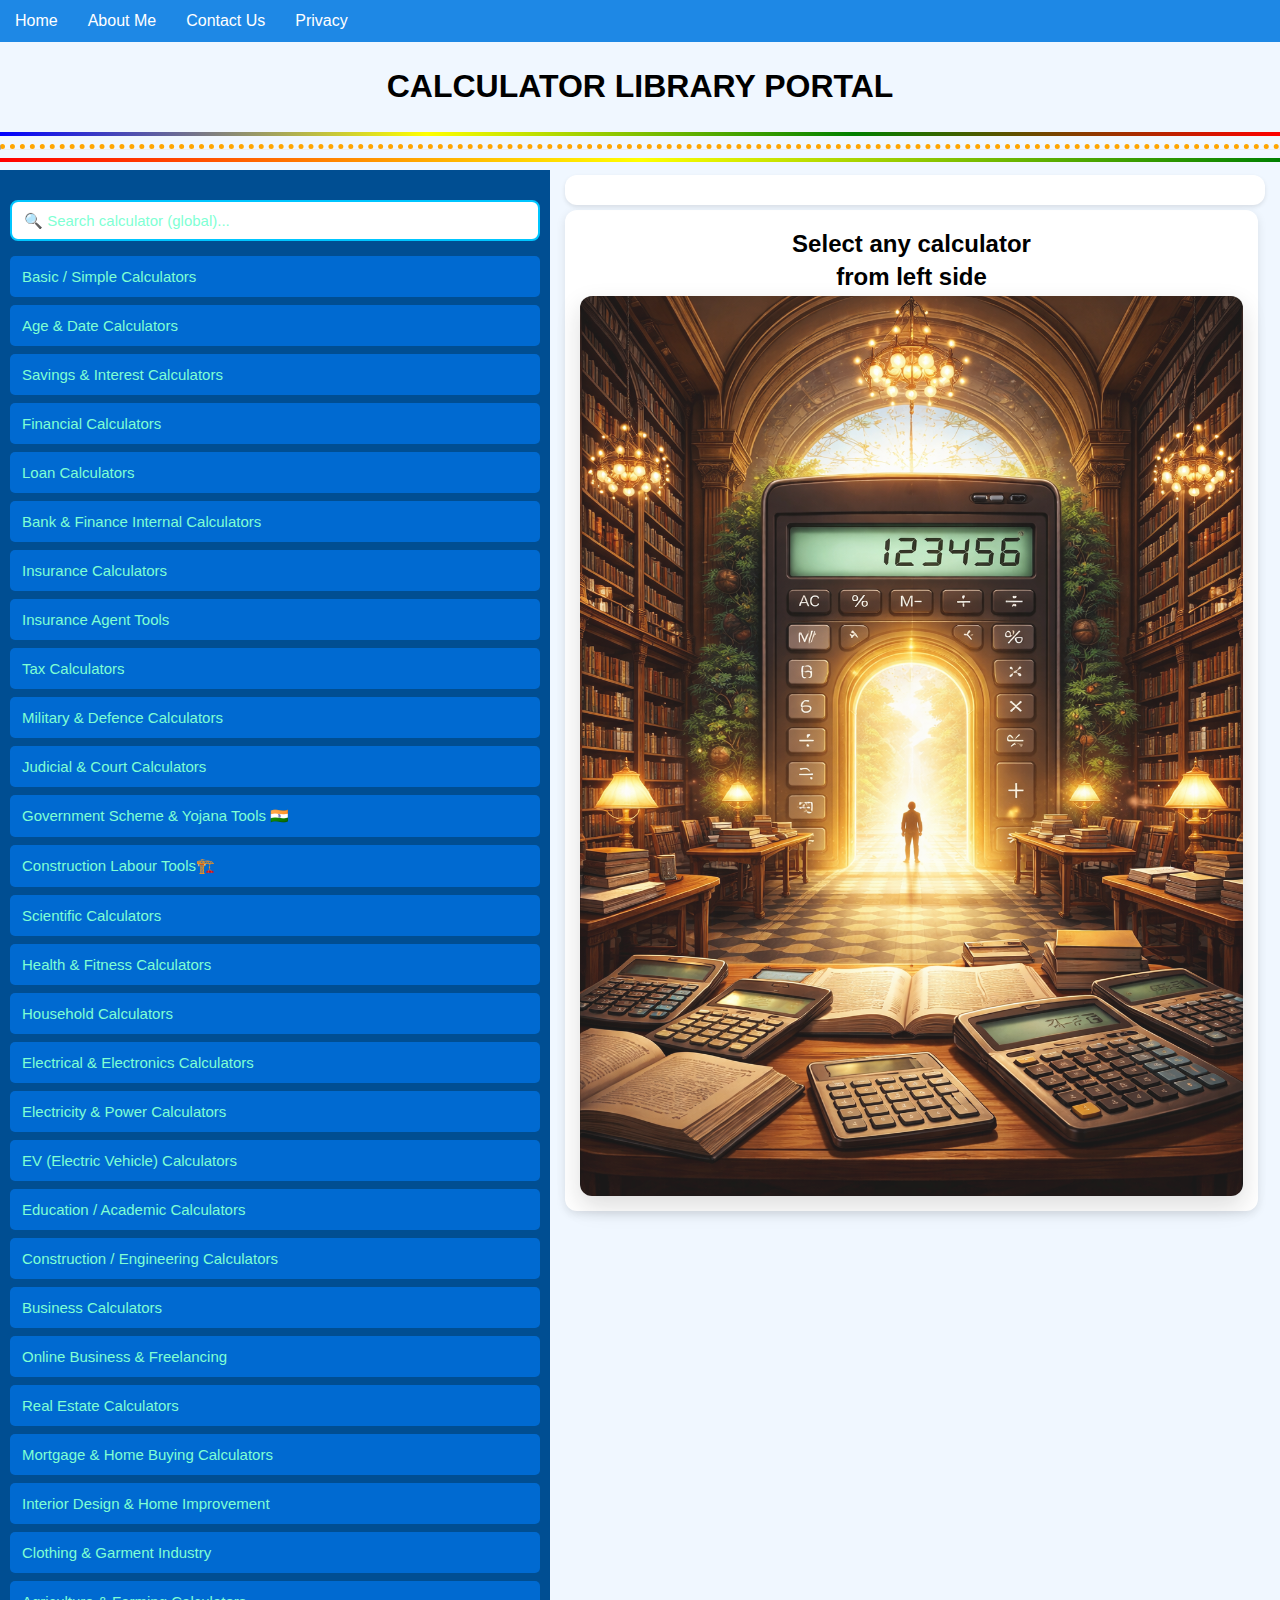
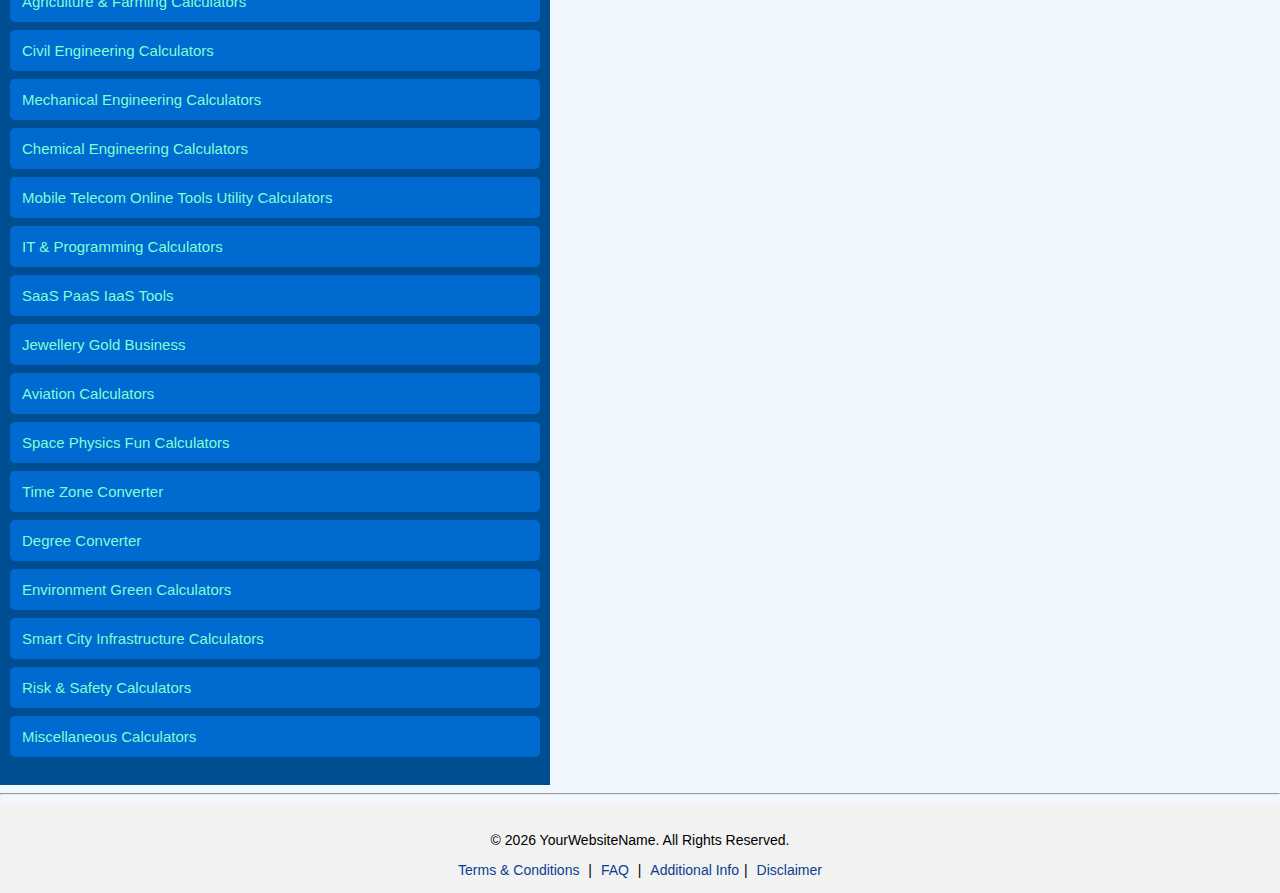
<file: index.html>
<!DOCTYPE html>
<html>
<head>
  <meta charset="UTF-8">
  <meta name="viewport" content="width=device-width, initial-scale=1.0">
  <meta name="google-site-verification" content="BrJBFG_dXuLu6IL4QCmfRkh6cBT1_Qkd36D2U0jhs9Y" />
  <title>Calculator Library Portal - All Online Calculators</title>
  <meta name="description" content="Explore 100+ online calculators including financial, health, scientific, tax, and more. Use our free Calculator Library Portal for accurate results.">
  <meta name="keywords" content="online calculator, financial calculator, BMI calculator, tax calculator, SIP calculator, EMI calculator, pension calculator, math calculator, scientific calculator, conversion calculator">
  <link rel="canonical" href="https://yourdomain.com/">
  <link rel="icon" type="image/png" href="/img/favicon-calculator-library-portal.png" />
  
  <!-- Open Graph / Social Share -->
  <meta property="og:title" content="Calculator Library Portal">
  <meta property="og:description" content="Explore 100+ online calculators including financial, health, scientific, tax, and more.">
  <meta property="og:type" content="website">
  <meta property="og:url" content="https://yourdomain.com/">
  <meta property="og:image" content="https://yourdomain.com/images/og-image.jpg">
  
  <!-- Twitter Card -->
  <meta name="twitter:card" content="summary_large_image">
  <meta name="twitter:title" content="Calculator Library Portal">
  <meta name="twitter:description" content="Explore 100+ online calculators including financial, health, scientific, tax, and more.">
  <meta name="twitter:image" content="https://yourdomain.com/images/og-image.jpg">
  <link rel="stylesheet" href="style.css">
  <link rel="manifest" href="manifest.json">
  <meta name="theme-color" content="#006ad1">
  <link rel="service-worker" href="service-worker.js">

  <!-- Google AdSense -->
  <script async src="https://pagead2.googlesyndication.com/pagead/js/adsbygoogle.js?client=ca-pub-2162324894765763"
     crossorigin="anonymous"></script> 
</head>
<body>
<nav>
  <ul>
    <li><a href="index.html">Home</a></li>
    <li><a href="about.html">About Me</a></li>
    <li><a href="contact.html">Contact Us</a></li>
    <li><a href="privacy.html">Privacy</a></li>
  </ul>
</nav>
<H1>CALCULATOR LIBRARY PORTAL</H1>
<hr style="height: 4px; border: none; background: linear-gradient(to right, blue, yellow, green, red) ;">
<hr style="border-top: 5px dotted orange;">
<hr style="height: 4px; border: none; background: linear-gradient(to right, red, yellow, green);">

<div class="container">  
  <aside class="sidebar">
  <input
    type="text"
    id="menuSearch"
    placeholder="🔍 Search calculator (global)..."
  />
  <div id="menu"></div>
</aside>
  <!-- NEW WRAPPER -->
  <div class="main-content">
  <div class="submenu" id="submenu"></div>
  <div id="recent"></div>
  <div class="result-area" id="resultArea">
    <h2>Select any calculator</h2>
    <h2>from left side</h2>
    <!-- Image -->
    <img src="img/calculator-library-portal.png" alt="Calculator Library Portal">
  </div>
  </div>
</div>
<script src="js/data.js"></script>
<script src="js/app.js"></script>
<!-- 
project/
│── index.html
│── style.css
│── js/
│     ├── app.js   ← (main JS logic: menu, submenu, loader)
│     ├── calculators/
│     │       ├── addition.js
│     │       ├── subtraction.js
│     │       ├── multiplication.js
│     │       ├── division.js
│     │       ├── percentage.js
│     │       ├── age.js
│     │       ├── date-diff.js
│     │       └── ...
│     └── data.js  ← (all JSON calculator list)

WHY app.js NEEDS TO BE A SEPARATE FILE?
3 reasons:
1. Aap 200 calculator add karoge → index.html heavy ho jayega Separate file rakhoge to project fast & clean rahega.
2. JS code reusable hoga Menu & submenu logic alag → formula alag.
3. Aap easily new calculators add kar paoge Sirf 1 file edit karna hoga: js/data.js
⭐ AAP KA SAWAL → “KAHA LOAD HOGA?”
✔️ index.html    – HTML layout     – JS load karne ke links
✔️ style.css    – sab CSS
✔️ js/data.js    – JSON calculator list   (isme add karte jao aur sab auto load)
✔️ js/app.js     – logic: menu → submenu → load form
✔️ js/calculators/*.js     – individual calculator formulas
export default function () { ... input + button + formula ... }
-->
  <hr>
  <footer class="site-footer">
  <p>© 2026 YourWebsiteName. All Rights Reserved.</p>
  <div class="footer-links">
    <a href="terms.html">Terms & Conditions</a> |
    <a href="faq.html">FAQ</a> |
    <a href="additional.html">Additional Info</a>| 
    <a href="disclaimer.html">Disclaimer</a>
  </div>
</footer>

<script>
if ("serviceWorker" in navigator) {
  navigator.serviceWorker.register("/service-worker.js");
}
</script>


</body>
</html>
</file>
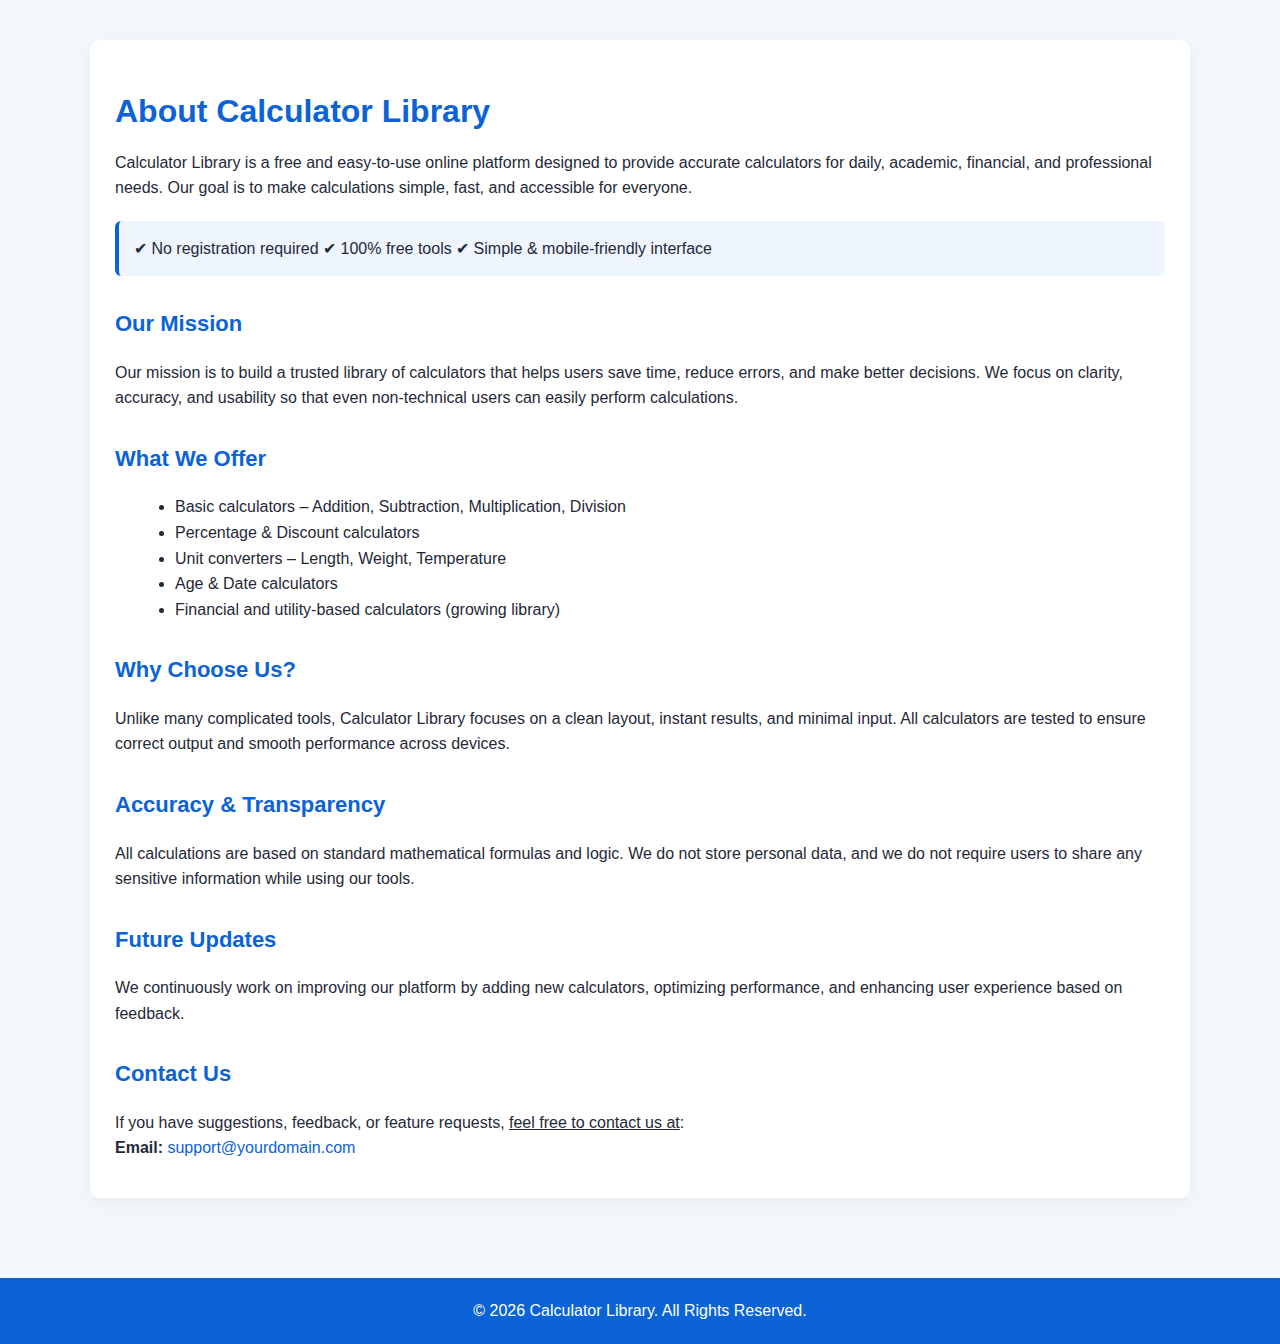
<file: about.html>
<!DOCTYPE html>
<html lang="en">
<head>
  <meta charset="UTF-8">
  <title>About Us | Calculator Library</title>
  <meta name="viewport" content="width=device-width, initial-scale=1.0">
  <meta name="description" content="Learn more about Calculator Library – a free online platform offering simple, financial, health, and utility calculators for everyday use.">
  <style>
    body{
      margin:0;
      font-family: Arial, Helvetica, sans-serif;
      background:#f4f8fc;
      color:#1f2937;
      line-height:1.6;
    }
    .container{
      max-width:1100px;
      margin:auto;
      padding:40px 20px;
    }
    h1,h2{
      color:#0b63d6;
    }
    h1{
      font-size:32px;
      margin-bottom:10px;
    }
    h2{
      margin-top:30px;
      font-size:22px;
    }
    p{
      margin:12px 0;
    }
    ul{
      margin:10px 0 10px 20px;
    }
    .card{
      background:#ffffff;
      padding:25px;
      border-radius:10px;
      box-shadow:0 5px 20px rgba(0,0,0,0.05);
    }
    .highlight{
      background:#eef5ff;
      padding:15px;
      border-left:4px solid #0b63d6;
      margin:20px 0;
      border-radius:6px;
    }
    footer{
      text-align:center;
      padding:20px;
      background:#0b63d6;
      color:#fff;
      margin-top:40px;
    }
    a{
      color:#0b63d6;
      text-decoration:none;
    }
  </style>
</head>
<body>
  <div class="container">
    <div class="card">
      <h1>About Calculator Library</h1>
      <p>Calculator Library is a free and easy-to-use online platform designed to provide
        accurate calculators for daily, academic, financial, and professional needs.
        Our goal is to make calculations simple, fast, and accessible for everyone.</p>
      <div class="highlight">
        ✔ No registration required  
        ✔ 100% free tools  
        ✔ Simple & mobile-friendly interface
      </div>
      <h2>Our Mission</h2>
      <p>Our mission is to build a trusted library of calculators that helps users save time,
        reduce errors, and make better decisions. We focus on clarity, accuracy, and usability
        so that even non-technical users can easily perform calculations.</p>
      <h2>What We Offer</h2>
      <ul>
        <li>Basic calculators – Addition, Subtraction, Multiplication, Division</li>
        <li>Percentage & Discount calculators</li>
        <li>Unit converters – Length, Weight, Temperature</li>
        <li>Age & Date calculators</li>
        <li>Financial and utility-based calculators (growing library)</li>
      </ul>
      <h2>Why Choose Us?</h2>
      <p>Unlike many complicated tools, Calculator Library focuses on a clean layout,
        instant results, and minimal input. All calculators are tested to ensure
        correct output and smooth performance across devices.</p>
      <h2>Accuracy & Transparency</h2>
      <p>All calculations are based on standard mathematical formulas and logic.
        We do not store personal data, and we do not require users to share any
        sensitive information while using our tools.</p>
      <h2>Future Updates</h2>
      <p>We continuously work on improving our platform by adding new calculators,
        optimizing performance, and enhancing user experience based on feedback.</p>
      <h2>Contact Us</h2>
      <p>If you have suggestions, feedback, or feature requests, <u>feel free to contact us at</u>:<br>
        <strong>Email:</strong>
        <a href="mailto:support@yourdomain.com">support@yourdomain.com</a></p>
    </div>
  </div>
  <footer>© 2026 Calculator Library. All Rights Reserved.</footer>
</body>
</html>
</file>
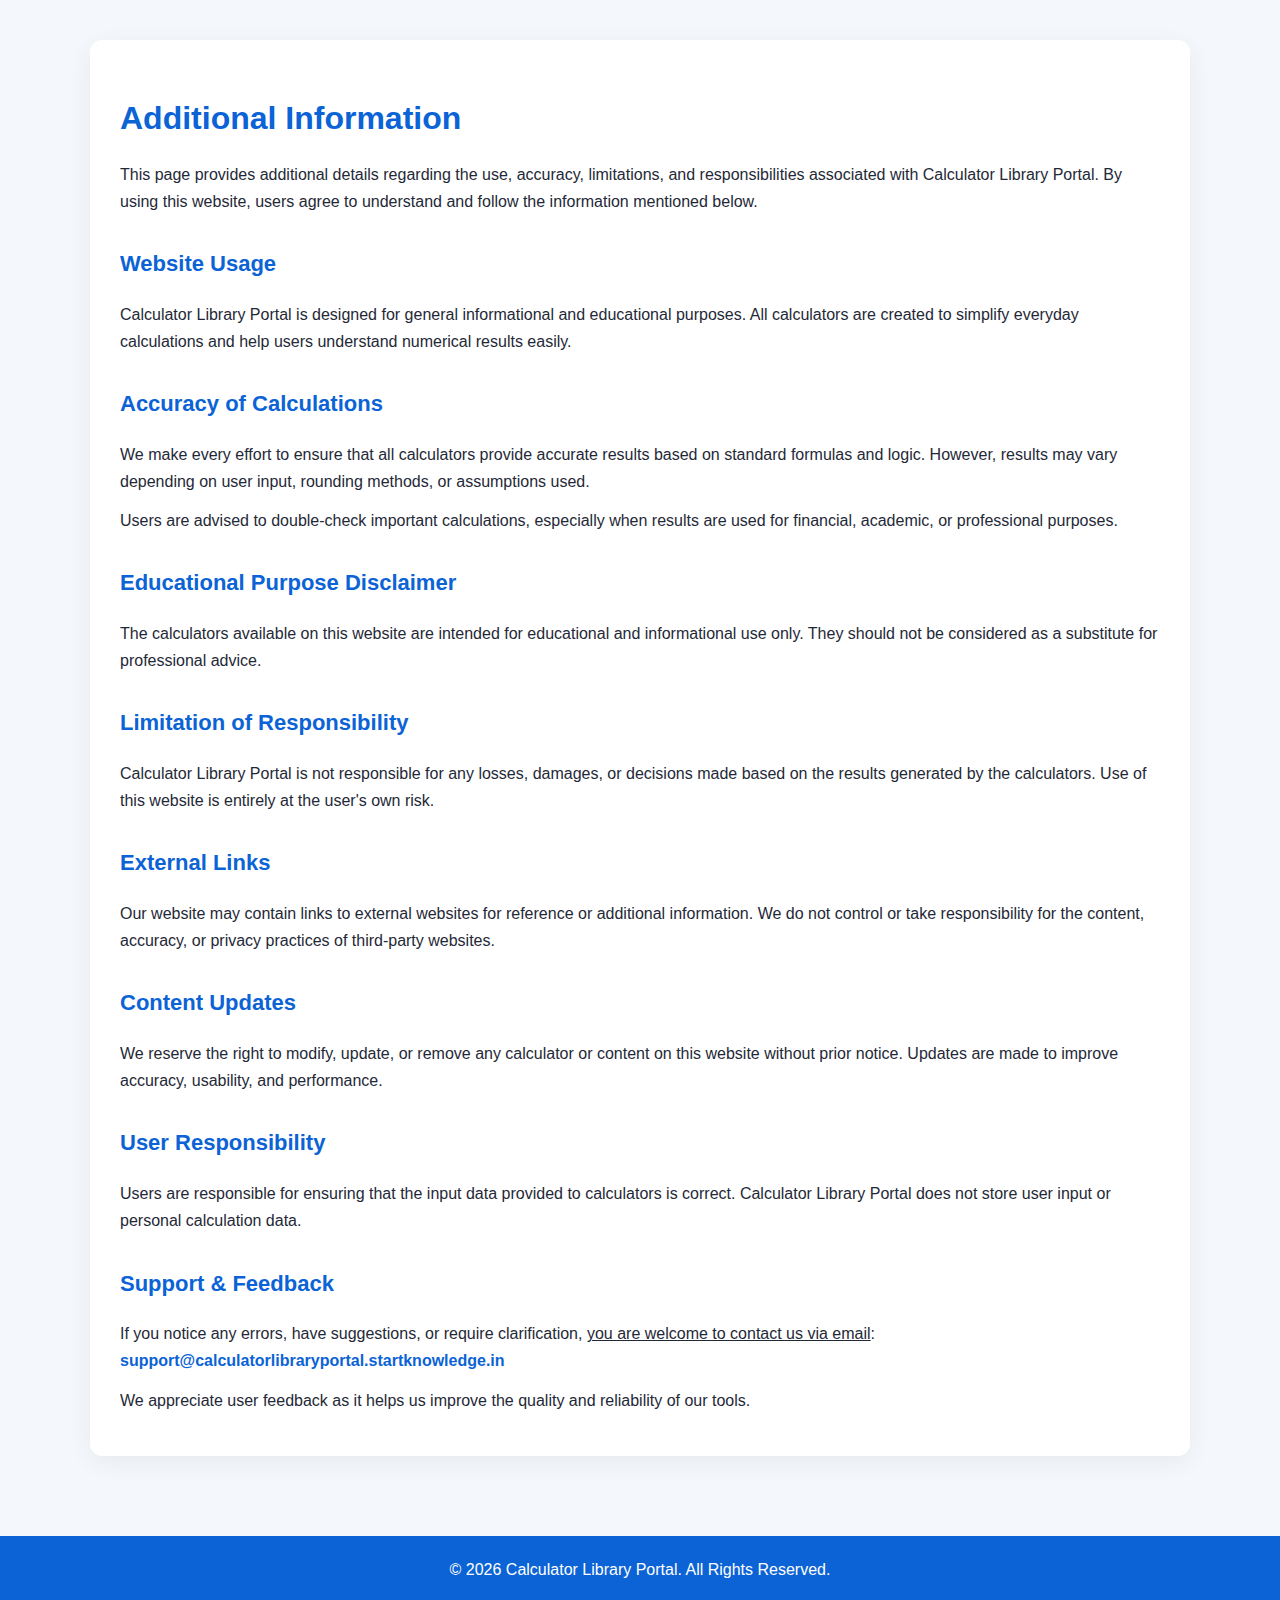
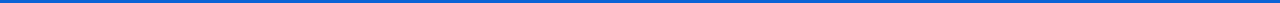
<file: additional.html>
<!DOCTYPE html>
<html lang="en">
<head>
  <meta charset="UTF-8">
  <title>Additional Information | Calculator Library Portal</title>
  <meta name="viewport" content="width=device-width, initial-scale=1.0">
  <meta name="description" content="Additional information, usage guidelines, accuracy notes, and disclaimers for Calculator Library Portal.">
  <style>
    body{
      margin:0;
      font-family: Arial, Helvetica, sans-serif;
      background:#f4f8fc;
      color:#1f2937;
      line-height:1.7;
    }
    .container{
      max-width:1100px;
      margin:auto;
      padding:40px 20px;
    }
    h1,h2{
      color:#0b63d6;
    }
    h1{
      font-size:32px;
      margin-bottom:15px;
    }
    h2{
      margin-top:30px;
      font-size:22px;
    }
    p{
      margin:12px 0;
    }
    .card{
      background:#ffffff;
      padding:30px;
      border-radius:12px;
      box-shadow:0 6px 25px rgba(0,0,0,0.06);
    }
    footer{
      text-align:center;
      padding:20px;
      background:#0b63d6;
      color:#fff;
      margin-top:40px;
    }
    a{
      color:#0b63d6;
      text-decoration:none;
    }
  </style>
</head>
<body>
<div class="container">
  <div class="card">
    <h1>Additional Information</h1>
    <p>This page provides additional details regarding the use, accuracy, limitations, and responsibilities associated with Calculator Library Portal.
      By using this website, users agree to understand and follow the information mentioned below.</p>
    <h2>Website Usage</h2>
    <p>Calculator Library Portal is designed for general informational and educational purposes. All calculators are created to simplify everyday
      calculations and help users understand numerical results easily.</p>
    <h2>Accuracy of Calculations</h2>
    <p>We make every effort to ensure that all calculators provide accurate results based on standard formulas and logic. However, results may vary
      depending on user input, rounding methods, or assumptions used.</p>
    <p>Users are advised to double-check important calculations, especially when results are used for financial, academic, or professional purposes.</p>
    <h2>Educational Purpose Disclaimer</h2>
    <p>The calculators available on this website are intended for educational and informational use only. They should not be considered as a substitute
      for professional advice.</p>
    <h2>Limitation of Responsibility</h2>
    <p>Calculator Library Portal is not responsible for any losses, damages, or decisions made based on the results generated by the calculators.
      Use of this website is entirely at the user's own risk.</p>
    <h2>External Links</h2>
    <p>Our website may contain links to external websites for reference or additional information. We do not control or take responsibility for
      the content, accuracy, or privacy practices of third-party websites.</p>
    <h2>Content Updates</h2>
    <p>We reserve the right to modify, update, or remove any calculator or content on this website without prior notice. Updates are made to
      improve accuracy, usability, and performance.</p>
    <h2>User Responsibility</h2>
    <p>Users are responsible for ensuring that the input data provided to calculators is correct. Calculator Library Portal does not store user
      input or personal calculation data.</p>
    <h2>Support & Feedback</h2>
    <p>If you notice any errors, have suggestions, or require clarification, <U>you are welcome to contact us via email</U>: <br>
      <strong>
        <a href="mailto:support@calculatorlibraryportal.startknowledge.in">
          support@calculatorlibraryportal.startknowledge.in</a>
      </strong> </p>
    <p>We appreciate user feedback as it helps us improve the quality and reliability of our tools.</p>
  </div>
</div>
<footer> © 2026 Calculator Library Portal. All Rights Reserved.</footer>
</body>
</html>
</file>
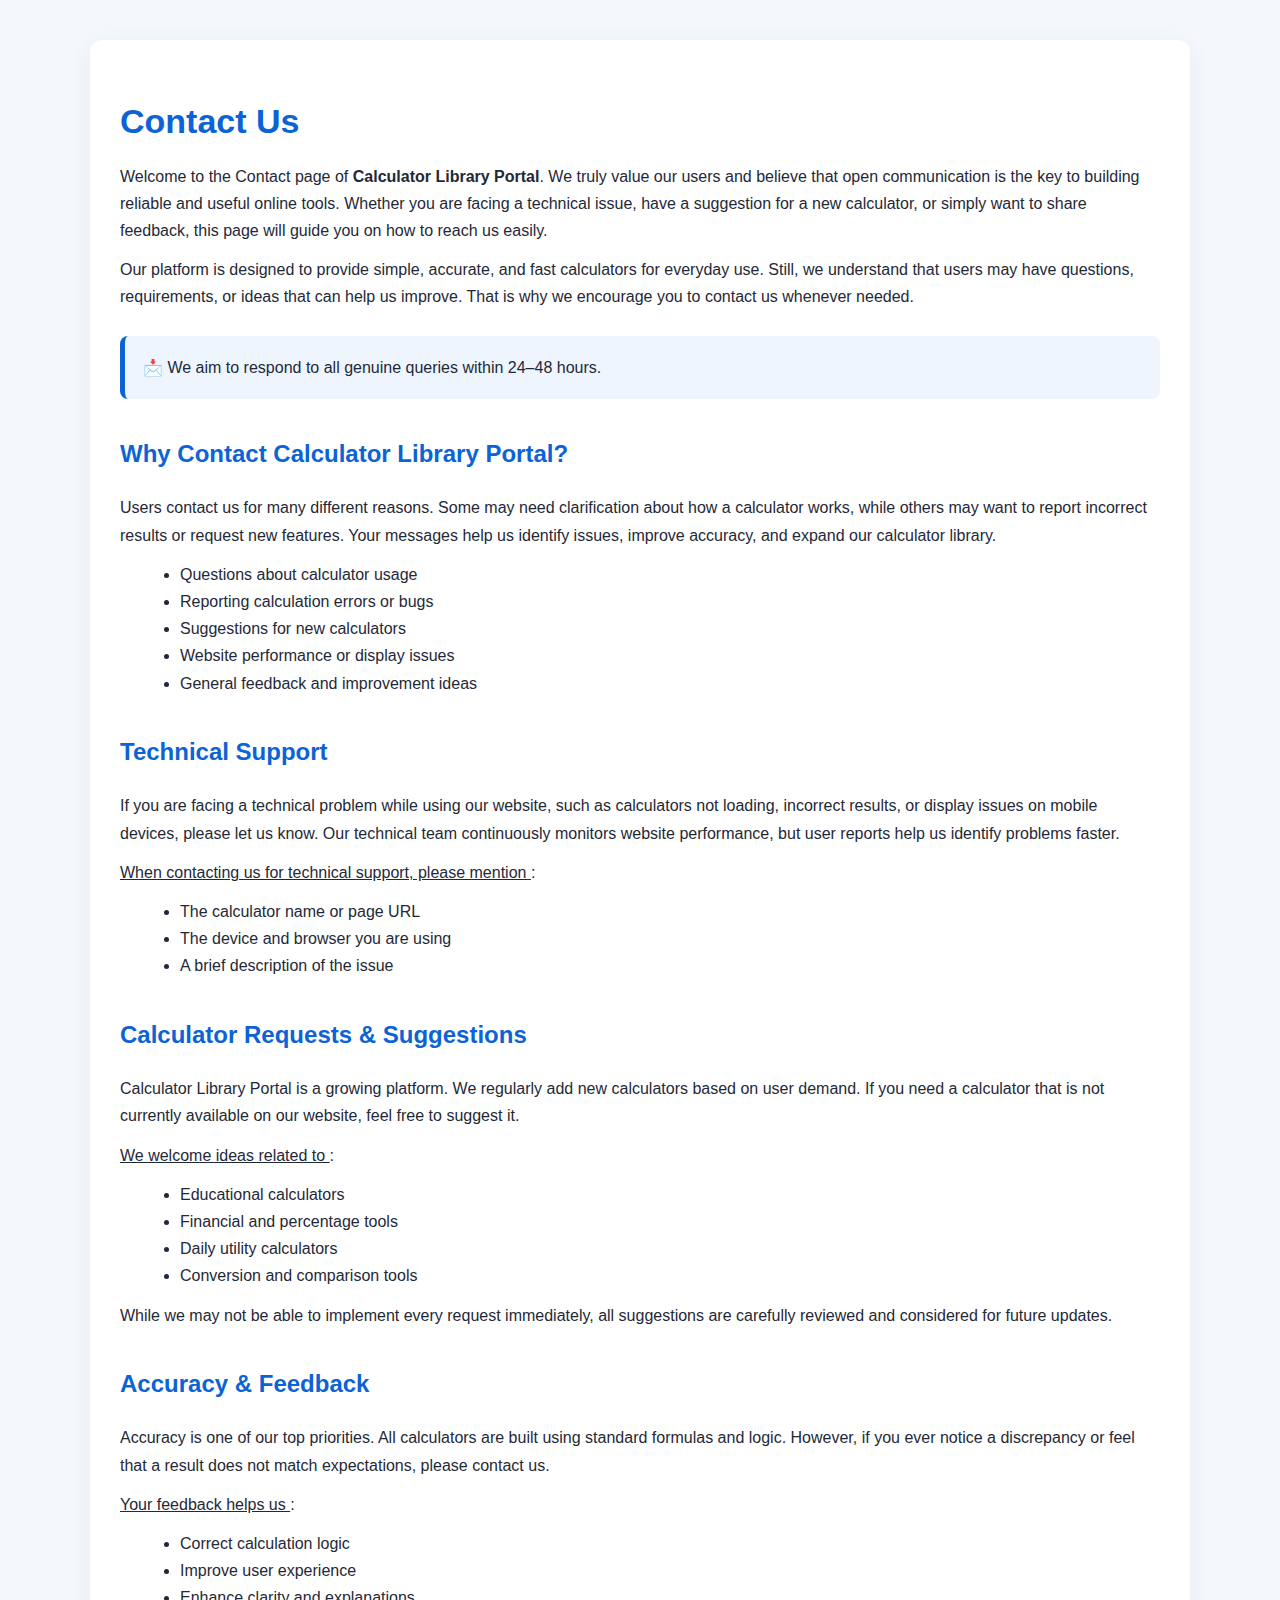
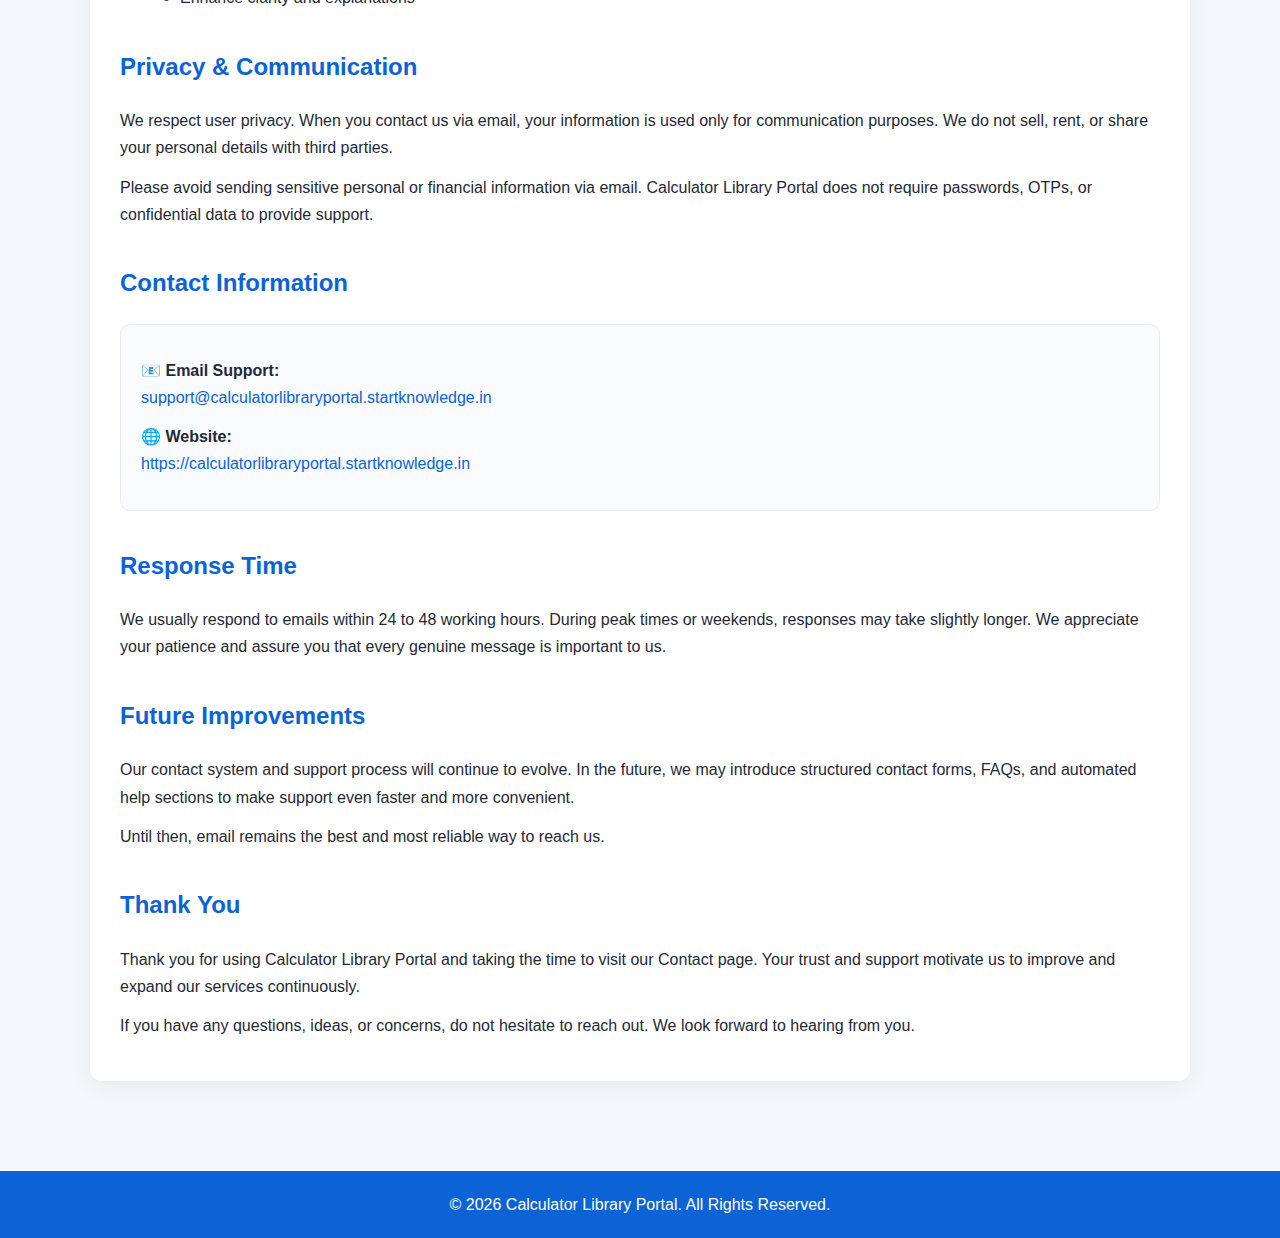
<file: contact.html>
<!DOCTYPE html>
<html lang="en">
<head>
  <meta charset="UTF-8">
  <title>Contact Us | Calculator Library Portal</title>
  <meta name="viewport" content="width=device-width, initial-scale=1.0">
  <meta name="description" content="Contact Calculator Library Portal for feedback, suggestions, calculator requests, or technical support. We are here to help you with accurate and easy online calculators.">
  <style>
    body{
      margin:0;
      font-family: Arial, Helvetica, sans-serif;
      background:#f4f8fc;
      color:#1f2937;
      line-height:1.7;
    }
    .container{
      max-width:1100px;
      margin:auto;
      padding:40px 20px;
    }
    h1,h2,h3{
      color:#0b63d6;
    }
    h1{
      font-size:34px;
      margin-bottom:10px;
    }
    h2{
      margin-top:35px;
      font-size:24px;
    }
    p{
      margin:12px 0;
    }
    ul{
      margin:10px 0 10px 20px;
    }
    .card{
      background:#ffffff;
      padding:30px;
      border-radius:12px;
      box-shadow:0 6px 25px rgba(0,0,0,0.06);
    }
    .highlight{
      background:#eef5ff;
      padding:18px;
      border-left:5px solid #0b63d6;
      margin:25px 0;
      border-radius:8px;
    }
    .contact-box{
      background:#f9fbff;
      border:1px solid #e5ecf5;
      padding:20px;
      border-radius:10px;
      margin-top:20px;
    }
    footer{
      text-align:center;
      padding:20px;
      background:#0b63d6;
      color:#fff;
      margin-top:50px;
    }
    a{
      color:#0b63d6;
      text-decoration:none;
    }
  </style>
</head>
<body>
<div class="container">
  <div class="card">
    <h1>Contact Us</h1>
    <p>Welcome to the Contact page of <strong>Calculator Library Portal</strong>. We truly value our users and believe that open communication is the key
      to building reliable and useful online tools. Whether you are facing a technical issue, have a suggestion for a new calculator, or simply want
      to share feedback, this page will guide you on how to reach us easily. </p>
    <p>Our platform is designed to provide simple, accurate, and fast calculators for everyday use. Still, we understand that users may have questions,
      requirements, or ideas that can help us improve. That is why we encourage you to contact us whenever needed.</p>
    <div class="highlight">📩 We aim to respond to all genuine queries within 24–48 hours.</div>
    <h2>Why Contact Calculator Library Portal?</h2>
    <p>Users contact us for many different reasons. Some may need clarification about how a calculator works, while others may want to report incorrect
      results or request new features. Your messages help us identify issues, improve accuracy, and expand our calculator library.</p>
    <ul>
      <li>Questions about calculator usage</li>
      <li>Reporting calculation errors or bugs</li>
      <li>Suggestions for new calculators</li>
      <li>Website performance or display issues</li>
      <li>General feedback and improvement ideas</li>
    </ul>
    <h2>Technical Support</h2>
    <p>If you are facing a technical problem while using our website, such as calculators not loading, incorrect results, or display issues on mobile
      devices, please let us know. Our technical team continuously monitors website performance, but user reports help us identify problems faster.</p>
    <p><u>When contacting us for technical support, please mention </u>:</p>
    <ul>
      <li>The calculator name or page URL</li>
      <li>The device and browser you are using</li>
      <li>A brief description of the issue</li>
    </ul>
    <h2>Calculator Requests & Suggestions</h2>
    <p>Calculator Library Portal is a growing platform. We regularly add new calculators based on user demand. If you need a calculator that is not
      currently available on our website, feel free to suggest it.</p>
    <p><u>We welcome ideas related to </u>:</p>
    <ul>
      <li>Educational calculators</li>
      <li>Financial and percentage tools</li>
      <li>Daily utility calculators</li>
      <li>Conversion and comparison tools</li>
    </ul>
    <p>While we may not be able to implement every request immediately, all suggestions are carefully reviewed and considered for future updates.</p>
    <h2>Accuracy & Feedback</h2>
    <p>Accuracy is one of our top priorities. All calculators are built using standard formulas and logic. However, if you ever notice a discrepancy
      or feel that a result does not match expectations, please contact us.</p>
    <p><u> Your feedback helps us  </u>:</p>
    <ul>
      <li>Correct calculation logic</li>
      <li>Improve user experience</li>
      <li>Enhance clarity and explanations</li>
    </ul>
    <h2>Privacy & Communication</h2>
    <p>We respect user privacy. When you contact us via email, your information is used only for communication purposes. We do not sell, rent, or share
      your personal details with third parties.</p>
    <p>Please avoid sending sensitive personal or financial information via email. Calculator Library Portal does not require passwords, OTPs, or
      confidential data to provide support.</p>
    <h2>Contact Information</h2>
    <div class="contact-box">
      <p>📧 <strong>Email Support:</strong><br><a href="mailto:support@calculatorlibraryportal.startknowledge.in">support@calculatorlibraryportal.startknowledge.in</a></p>
      <p>🌐 <strong>Website:</strong><br><a href="https://calculatorlibraryportal.startknowledge.in">https://calculatorlibraryportal.startknowledge.in</a></p>
    </div>
    <h2>Response Time</h2>
    <p>We usually respond to emails within 24 to 48 working hours. During peak times or weekends, responses may take slightly longer. We appreciate your patience and assure you that every genuine message is important
      to us.</p>
    <h2>Future Improvements</h2>
    <p>Our contact system and support process will continue to evolve. In the future, we may introduce structured contact forms, FAQs, and automated
      help sections to make support even faster and more convenient.</p>
    <p>Until then, email remains the best and most reliable way to reach us.</p>
    <h2>Thank You</h2>
    <p>Thank you for using Calculator Library Portal and taking the time to visit our Contact page. Your trust and support motivate us to improve
      and expand our services continuously.</p>
    <p>If you have any questions, ideas, or concerns, do not hesitate to reach out. We look forward to hearing from you.</p>
  </div>
</div>
<footer>© 2026 Calculator Library Portal. All Rights Reserved.</footer>
</body>
</html>
</file>
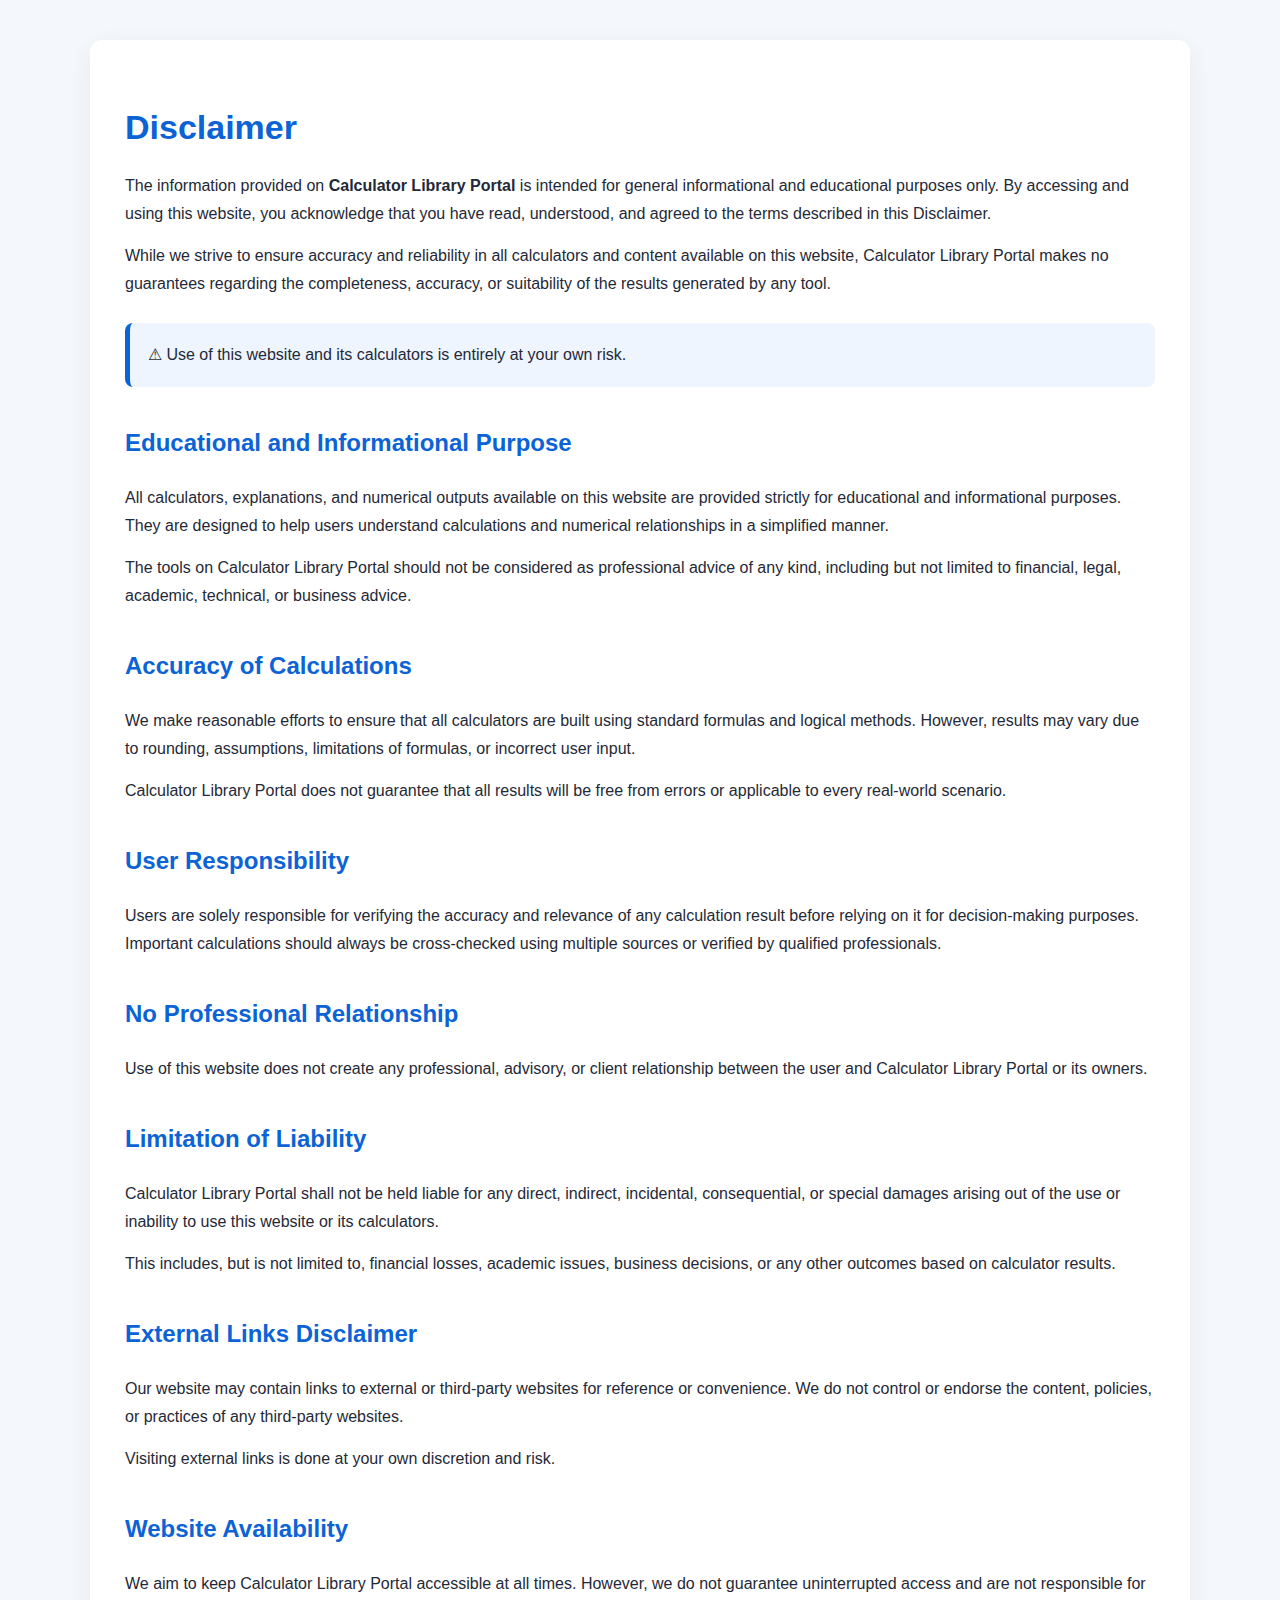
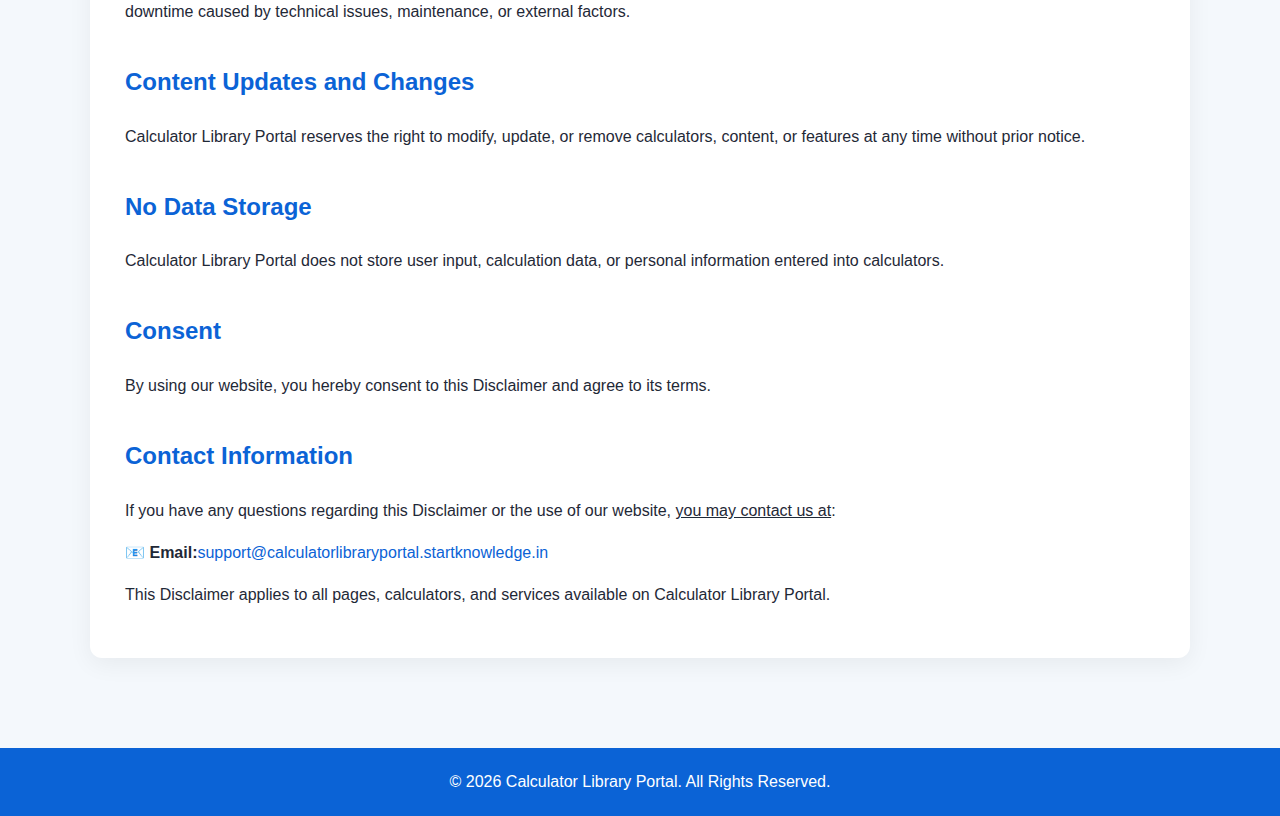
<file: disclaimer.html>
<!DOCTYPE html>
<html lang="en">
<head>
  <meta charset="UTF-8">
  <title>Disclaimer | Calculator Library Portal</title>
  <meta name="viewport" content="width=device-width, initial-scale=1.0">
  <meta name="description" content="Disclaimer for Calculator Library Portal explaining accuracy limitations, educational purpose, user responsibility, and liability information.">
  <style>
    body{
      margin:0;
      font-family: Arial, Helvetica, sans-serif;
      background:#f4f8fc;
      color:#1f2937;
      line-height:1.75;
    }
    .container{
      max-width:1100px;
      margin:auto;
      padding:40px 20px;
    }
    h1,h2,h3{
      color:#0b63d6;
    }
    h1{
      font-size:34px;
      margin-bottom:15px;
    }
    h2{
      margin-top:35px;
      font-size:24px;
    }
    p{
      margin:14px 0;
    }
    ul{
      margin:12px 0 12px 22px;
    }
    .card{
      background:#ffffff;
      padding:35px;
      border-radius:12px;
      box-shadow:0 6px 25px rgba(0,0,0,0.06);
    }
    .note{
      background:#eef5ff;
      padding:18px;
      border-left:5px solid #0b63d6;
      margin:25px 0;
      border-radius:8px;
    }
    footer{
      text-align:center;
      padding:20px;
      background:#0b63d6;
      color:#fff;
      margin-top:50px;
    }
    a{
      color:#0b63d6;
      text-decoration:none;
    }
  </style>
</head>
<body>
<div class="container">
  <div class="card">
    <h1>Disclaimer</h1>
    <p>The information provided on <strong>Calculator Library Portal</strong> is intended for general informational and educational purposes only. By
      accessing and using this website, you acknowledge that you have read, understood, and agreed to the terms described in this Disclaimer.</p>
    <p>While we strive to ensure accuracy and reliability in all calculators and content available on this website, Calculator Library Portal makes no
      guarantees regarding the completeness, accuracy, or suitability of the results generated by any tool.</p>
    <div class="note">
      ⚠ Use of this website and its calculators is entirely at your own risk. 
    </div>
    <h2>Educational and Informational Purpose</h2>
    <p>All calculators, explanations, and numerical outputs available on this website are provided strictly for educational and informational purposes.
      They are designed to help users understand calculations and numerical relationships in a simplified manner.</p>
    <p>The tools on Calculator Library Portal should not be considered as professional advice of any kind, including but not limited to financial,
      legal, academic, technical, or business advice.</p>
    <h2>Accuracy of Calculations</h2>
    <p>We make reasonable efforts to ensure that all calculators are built using standard formulas and logical methods. However, results may vary due to
      rounding, assumptions, limitations of formulas, or incorrect user input.</p>
    <p>Calculator Library Portal does not guarantee that all results will be free from errors or applicable to every real-world scenario.</p>
    <h2>User Responsibility</h2>
    <p>Users are solely responsible for verifying the accuracy and relevance of any calculation result before relying on it for decision-making purposes.
      Important calculations should always be cross-checked using multiple sources or verified by qualified professionals.</p>
    <h2>No Professional Relationship</h2>
    <p>Use of this website does not create any professional, advisory, or client relationship between the user and Calculator Library Portal or its owners.</p>
    <h2>Limitation of Liability</h2>
    <p>Calculator Library Portal shall not be held liable for any direct, indirect, incidental, consequential, or special damages arising out of
      the use or inability to use this website or its calculators.</p>
    <p>This includes, but is not limited to, financial losses, academic issues, business decisions, or any other outcomes based on calculator results.</p>
    <h2>External Links Disclaimer</h2>
    <p>Our website may contain links to external or third-party websites for reference or convenience. We do not control or endorse the content,
      policies, or practices of any third-party websites.</p>
    <p>Visiting external links is done at your own discretion and risk.</p>
    <h2>Website Availability</h2>
    <p>We aim to keep Calculator Library Portal accessible at all times. However, we do not guarantee uninterrupted access and are not responsible for
      downtime caused by technical issues, maintenance, or external factors.</p>
    <h2>Content Updates and Changes</h2>
    <p>Calculator Library Portal reserves the right to modify, update, or remove calculators, content, or features at any time without prior notice.</p>
    <h2>No Data Storage</h2>
    <p>Calculator Library Portal does not store user input, calculation data, or personal information entered into calculators.</p>
    <h2>Consent</h2>
    <p> By using our website, you hereby consent to this Disclaimer and agree to its terms.</p>
    <h2>Contact Information</h2>
    <p>If you have any questions regarding this Disclaimer or the use of our website, <u>you may contact us at</u>:</p>
    <p>📧 <strong>Email:</strong><a href="mailto:support@calculatorlibraryportal.startknowledge.in">support@calculatorlibraryportal.startknowledge.in</a> </p>
    <p>This Disclaimer applies to all pages, calculators, and services available on Calculator Library Portal. </p>
  </div>
</div>
<footer> © 2026 Calculator Library Portal. All Rights Reserved.</footer>
</body>
</html>
</file>
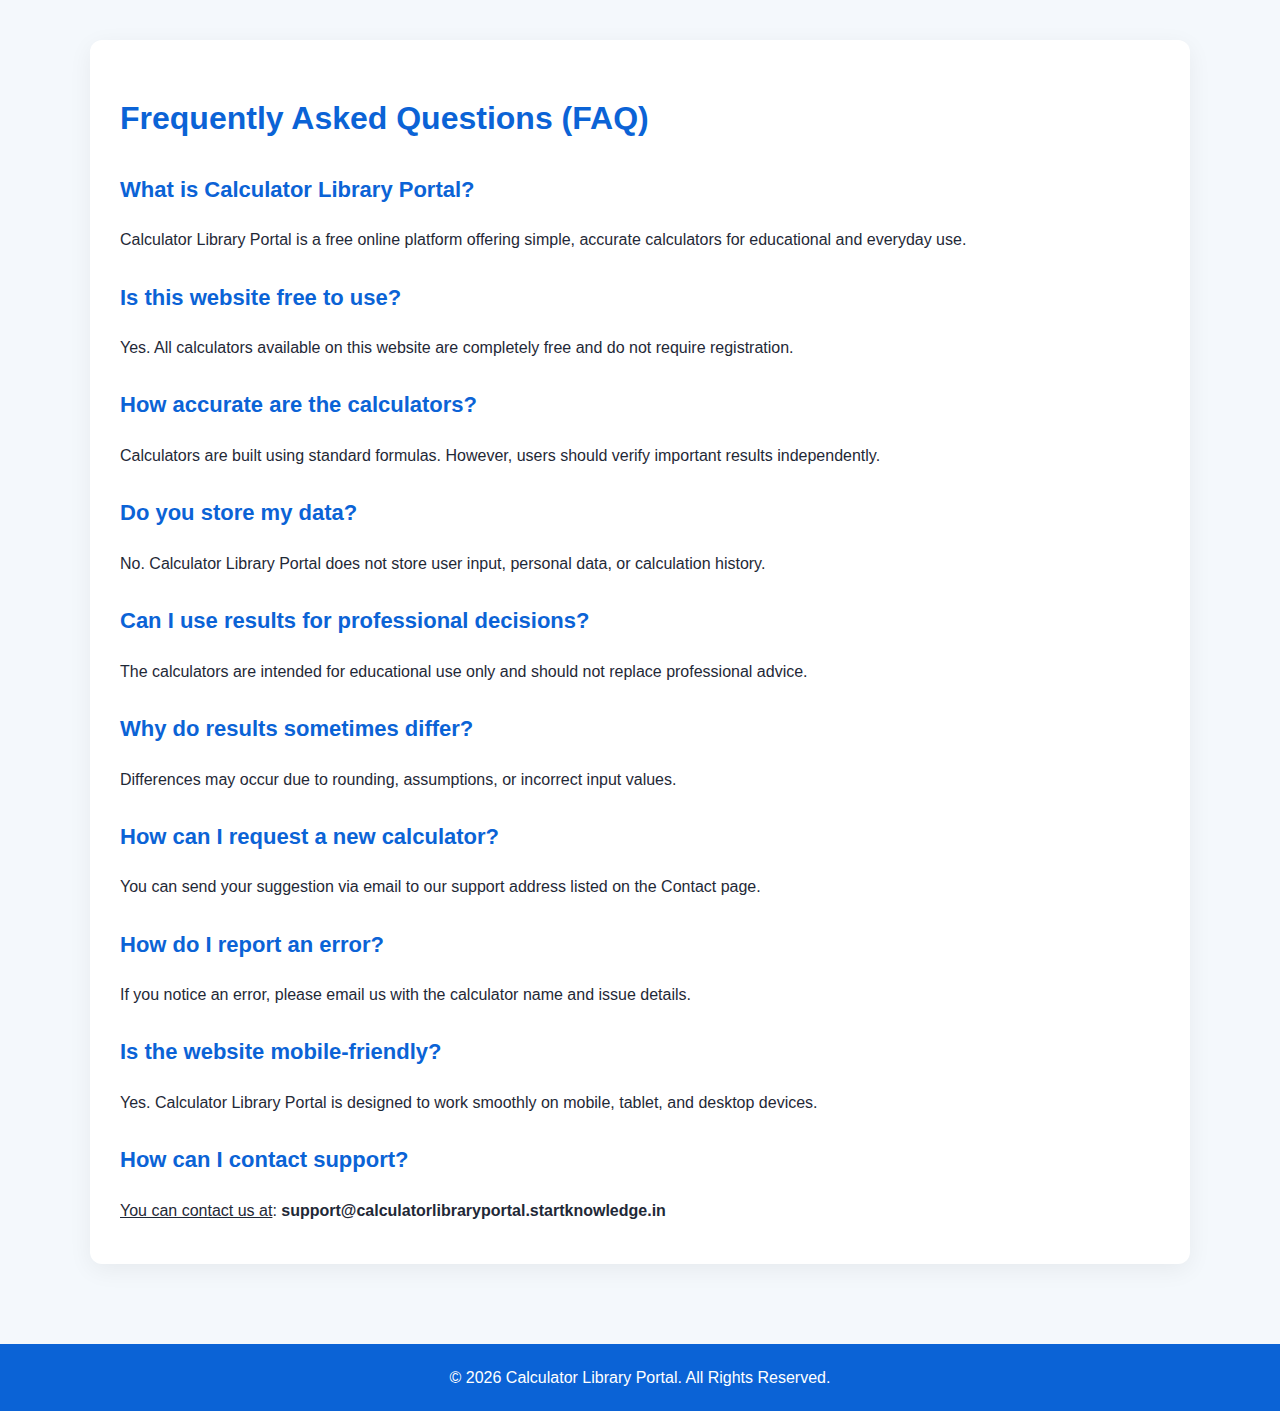
<file: faq.html>
<!DOCTYPE html>
<html lang="en">
<head>
  <meta charset="UTF-8">
  <title>FAQ | Calculator Library Portal</title>
  <meta name="viewport" content="width=device-width, initial-scale=1.0">
  <meta name="description" content="Frequently Asked Questions about Calculator Library Portal, including usage, accuracy, privacy, and support.">
  <style>
    body{
      margin:0;
      font-family: Arial, Helvetica, sans-serif;
      background:#f4f8fc;
      color:#1f2937;
      line-height:1.7;
    }
    .container{
      max-width:1100px;
      margin:auto;
      padding:40px 20px;
    }
    h1,h2{
      color:#0b63d6;
    }
    h1{
      font-size:32px;
    }
    h2{
      margin-top:25px;
      font-size:22px;
    }
    .card{
      background:#ffffff;
      padding:30px;
      border-radius:12px;
      box-shadow:0 6px 25px rgba(0,0,0,0.06);
    }
    p{
      margin:10px 0;
    }
    footer{
      text-align:center;
      padding:20px;
      background:#0b63d6;
      color:#fff;
      margin-top:40px;
    }
  </style>
</head>
<body>
<div class="container">
  <div class="card">
    <h1>Frequently Asked Questions (FAQ)</h1>
    <h2>What is Calculator Library Portal?</h2>
    <p>Calculator Library Portal is a free online platform offering simple, accurate calculators for educational and everyday use.</p>
    <h2>Is this website free to use?</h2>
    <p>
      Yes. All calculators available on this website are completely free and
      do not require registration.
    </p>

    <h2>How accurate are the calculators?</h2>
    <p>Calculators are built using standard formulas. However, users should verify important results independently.</p>
    <h2>Do you store my data?</h2>
    <p>No. Calculator Library Portal does not store user input, personal data, or calculation history.</p>
    <h2>Can I use results for professional decisions?</h2>
    <p>The calculators are intended for educational use only and should not replace professional advice.</p>
    <h2>Why do results sometimes differ?</h2>
    <p>Differences may occur due to rounding, assumptions, or incorrect input values.</p>
    <h2>How can I request a new calculator?</h2>
    <p>You can send your suggestion via email to our support address listed on the Contact page.</p>
    <h2>How do I report an error?</h2>
    <p>If you notice an error, please email us with the calculator name and issue details.</p>
    <h2>Is the website mobile-friendly?</h2>
    <p>Yes. Calculator Library Portal is designed to work smoothly on mobile, tablet, and desktop devices.</p>
    <h2>How can I contact support?</h2>
    <p><u>You can contact us at</u>:
      <strong>support@calculatorlibraryportal.startknowledge.in</strong>
    </p>
  </div>
</div>
<footer>
  © 2026 Calculator Library Portal. All Rights Reserved.
</footer>
</body>
</html>
</file>
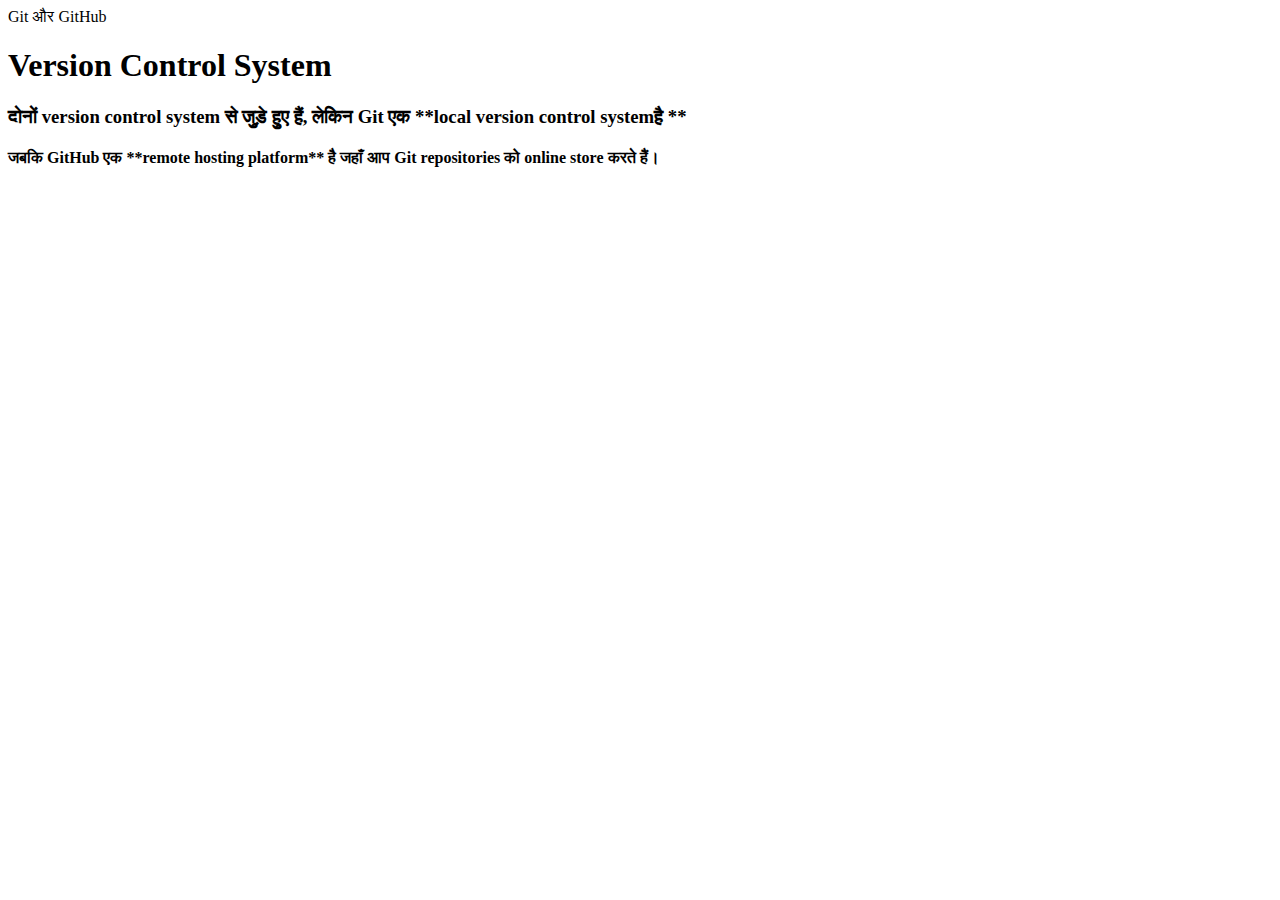
<file: index4.html>
<html>
<head>Git और GitHub 
<title>Git aur GitHub </title>
</head>
<body>
<h1> Version Control System</h1>
<h3> <p>दोनों version control system से जुड़े हुए हैं, लेकिन Git एक **local version control systemहै **</p></h3>
<h4>  <p> जबकि GitHub एक **remote hosting platform** है जहाँ आप Git repositories को online store करते हैं।</p></h4>
</body>
</html>
</file>
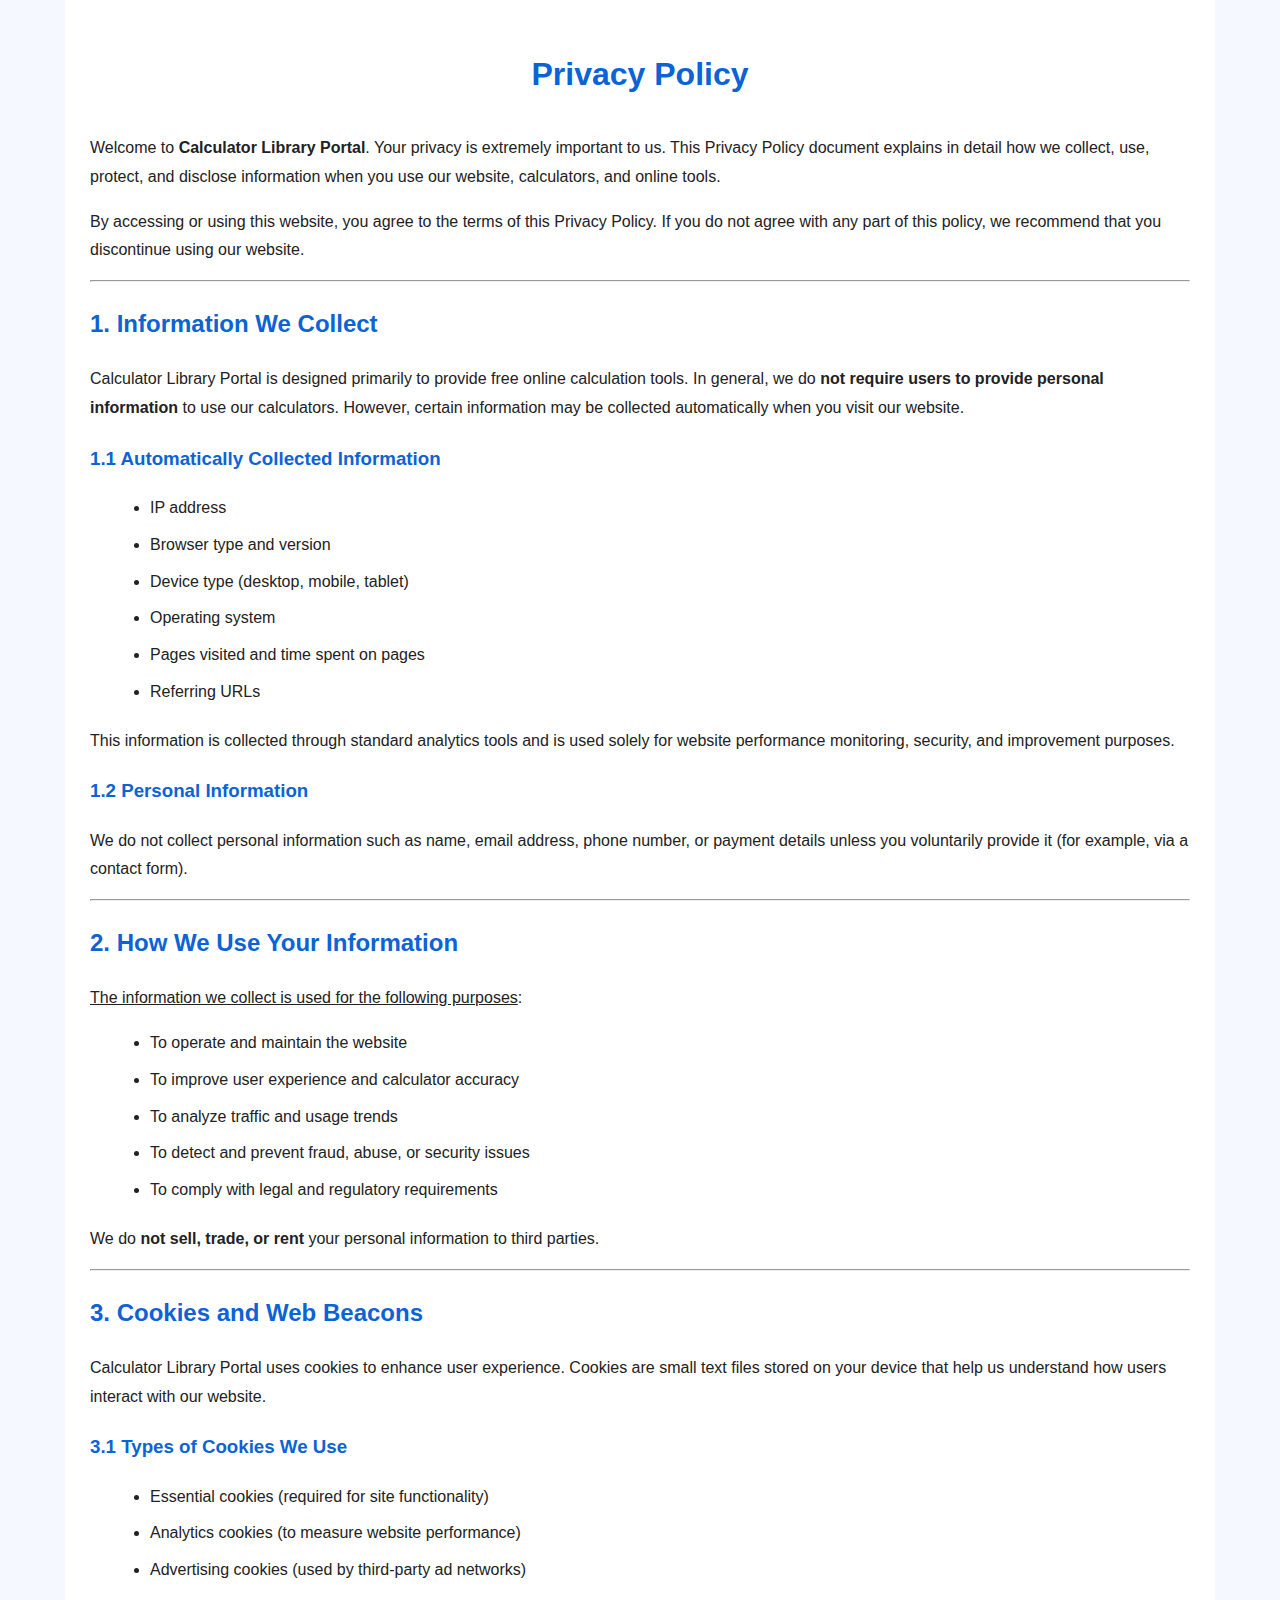
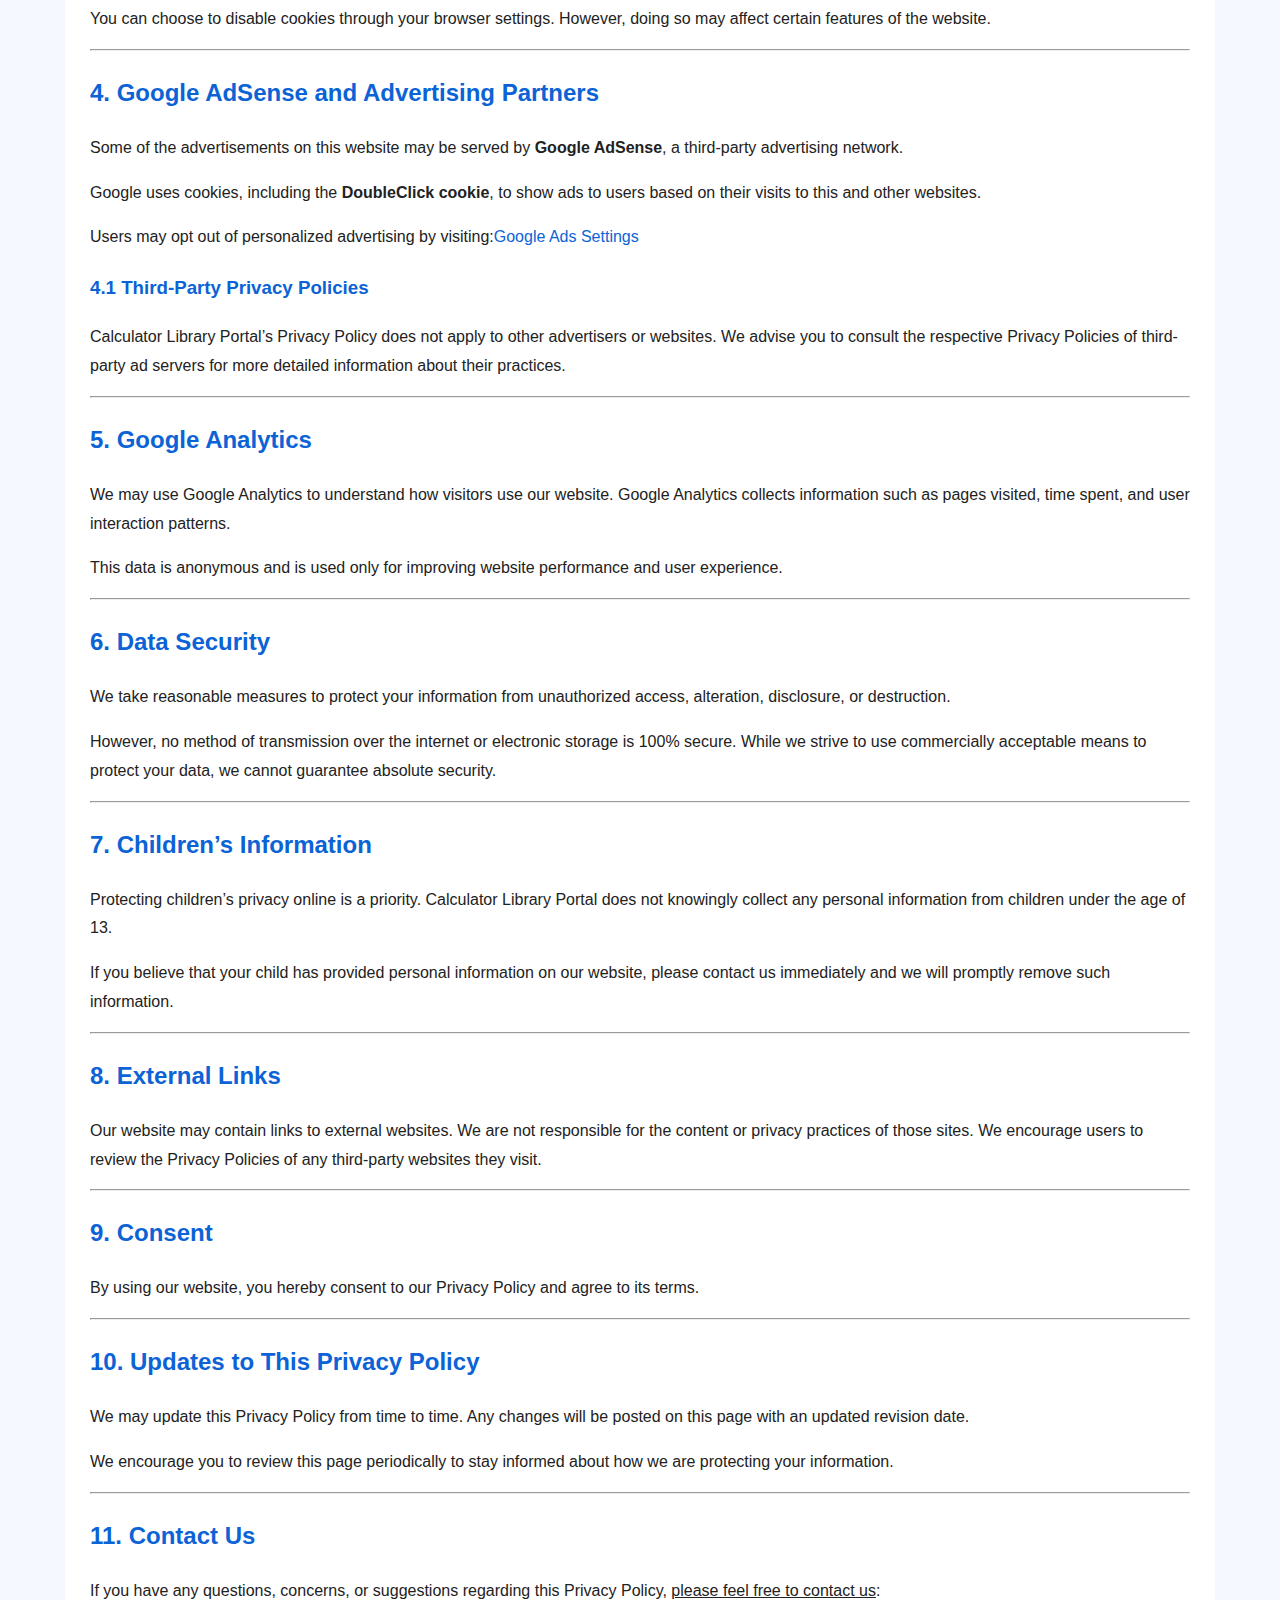
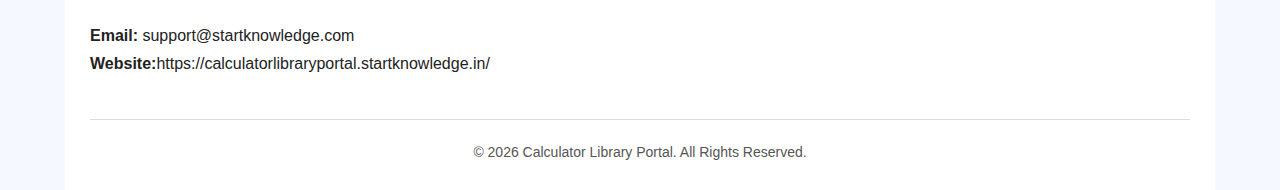
<file: privacy.html>
<!DOCTYPE html>
<html lang="en">
<head>
  <meta charset="UTF-8">
  <title>Privacy Policy | Calculator Library Portal</title>
  <meta name="viewport" content="width=device-width, initial-scale=1.0">
  <meta name="description" content="Read the Privacy Policy of Calculator Library Portal to understand how we collect, use, and protect your information while using our online calculators and tools.">
  <meta name="robots" content="index, follow">
  <link rel="canonical" href="https://yourdomain.com/privacy.html">
  <style>
    body{
      font-family: Arial, sans-serif;
      line-height: 1.8;
      margin: 0;
      padding: 0;
      background: #f5f8ff;
      color: #222;
    }
    .container{
      max-width: 1100px;
      margin: auto;
      padding: 25px;
      background: #ffffff;
    }
    h1, h2, h3{
      color: #0b63d6;
    }
    h1{
      text-align: center;
      margin-bottom: 30px;
    }
    p{
      margin-bottom: 15px;
      font-size: 16px;
    }
    ul{
      margin-left: 20px;
      margin-bottom: 20px;
    }
    li{
      margin-bottom: 8px;
    }
    a{
      color: #0b63d6;
      text-decoration: none;
    }
    a:hover{
      text-decoration: underline;
    }
    footer{
      margin-top: 40px;
      padding-top: 20px;
      border-top: 1px solid #ddd;
      font-size: 14px;
      text-align: center;
      color: #555;
    }
  </style>
</head>
<body>
<div class="container">
<h1>Privacy Policy</h1>
<p>Welcome to <strong>Calculator Library Portal</strong>. Your privacy is extremely important to us.
This Privacy Policy document explains in detail how we collect, use, protect, and disclose
information when you use our website, calculators, and online tools.</p>
<p>By accessing or using this website, you agree to the terms of this Privacy Policy.
If you do not agree with any part of this policy, we recommend that you discontinue using our website.</p>
<hr>
<h2>1. Information We Collect</h2>
<p>Calculator Library Portal is designed primarily to provide free online calculation tools.
In general, we do <strong>not require users to provide personal information</strong> to use our calculators.
However, certain information may be collected automatically when you visit our website.</p>
<h3>1.1 Automatically Collected Information</h3>
<ul>
  <li>IP address</li>
  <li>Browser type and version</li>
  <li>Device type (desktop, mobile, tablet)</li>
  <li>Operating system</li>
  <li>Pages visited and time spent on pages</li>
  <li>Referring URLs</li>
</ul>
<p>This information is collected through standard analytics tools and is used solely for
website performance monitoring, security, and improvement purposes.</p>
<h3>1.2 Personal Information</h3>
<p>We do not collect personal information such as name, email address, phone number,
or payment details unless you voluntarily provide it (for example, via a contact form).</p>
<hr>
<h2>2. How We Use Your Information</h2>
<p><u>The information we collect is used for the following purposes</u>:</p>
<ul>
  <li>To operate and maintain the website</li>
  <li>To improve user experience and calculator accuracy</li>
  <li>To analyze traffic and usage trends</li>
  <li>To detect and prevent fraud, abuse, or security issues</li>
  <li>To comply with legal and regulatory requirements</li>
</ul>
<p>We do <strong>not sell, trade, or rent</strong> your personal information to third parties.</p>
<hr>
<h2>3. Cookies and Web Beacons</h2>
<p>Calculator Library Portal uses cookies to enhance user experience.
Cookies are small text files stored on your device that help us understand
how users interact with our website.</p>
<h3>3.1 Types of Cookies We Use</h3>
<ul>
  <li>Essential cookies (required for site functionality)</li>
  <li>Analytics cookies (to measure website performance)</li>
  <li>Advertising cookies (used by third-party ad networks)</li>
</ul>
<p>You can choose to disable cookies through your browser settings.
However, doing so may affect certain features of the website.</p>
<hr>
<h2>4. Google AdSense and Advertising Partners</h2>
<p>Some of the advertisements on this website may be served by <strong>Google AdSense</strong>,
a third-party advertising network.</p>
<p>Google uses cookies, including the <strong>DoubleClick cookie</strong>, to show ads to users
based on their visits to this and other websites.</p>
<p>Users may opt out of personalized advertising by visiting:<a href="https://adssettings.google.com/" target="_blank" rel="noopener">Google Ads Settings</a></p>
<h3>4.1 Third-Party Privacy Policies</h3>
<p>Calculator Library Portal’s Privacy Policy does not apply to other advertisers or websites.
We advise you to consult the respective Privacy Policies of third-party ad servers
for more detailed information about their practices.</p>
<hr>
<h2>5. Google Analytics</h2>
<p>We may use Google Analytics to understand how visitors use our website.
Google Analytics collects information such as pages visited, time spent,
and user interaction patterns.</p>
<p>This data is anonymous and is used only for improving website performance and user experience.</p>
<hr>
<h2>6. Data Security</h2>
<p>We take reasonable measures to protect your information from unauthorized access, alteration, disclosure, or destruction.</p>
<p>However, no method of transmission over the internet or electronic storage is 100% secure. While we strive to use commercially acceptable means to protect your data,
we cannot guarantee absolute security.</p>
<hr>
<h2>7. Children’s Information</h2>
<p>Protecting children’s privacy online is a priority. Calculator Library Portal does not knowingly collect any personal information from children under the age of 13.</p>
<p>If you believe that your child has provided personal information on our website, please contact us immediately and we will promptly remove such information.</p>
<hr>
<h2>8. External Links</h2>
<p>Our website may contain links to external websites. We are not responsible for the content or privacy practices of those sites.
We encourage users to review the Privacy Policies of any third-party websites they visit.</p>
<hr>
<h2>9. Consent</h2>
<p>By using our website, you hereby consent to our Privacy Policy and agree to its terms.</p>
<hr>
<h2>10. Updates to This Privacy Policy</h2>
<p>We may update this Privacy Policy from time to time. Any changes will be posted on this page with an updated revision date.</p>
<p>We encourage you to review this page periodically to stay informed about how we are protecting your information.</p>
<hr>
<h2>11. Contact Us</h2>
<p>If you have any questions, concerns, or suggestions regarding this Privacy Policy, <u>please feel free to contact us</u>:</p>
<p><strong>Email:</strong> support@startknowledge.com<br>
<strong>Website:</strong>https://calculatorlibraryportal.startknowledge.in/</p>
<footer>  © 2026 Calculator Library Portal. All Rights Reserved.</footer>
</div>
</body>
</html>
</file>
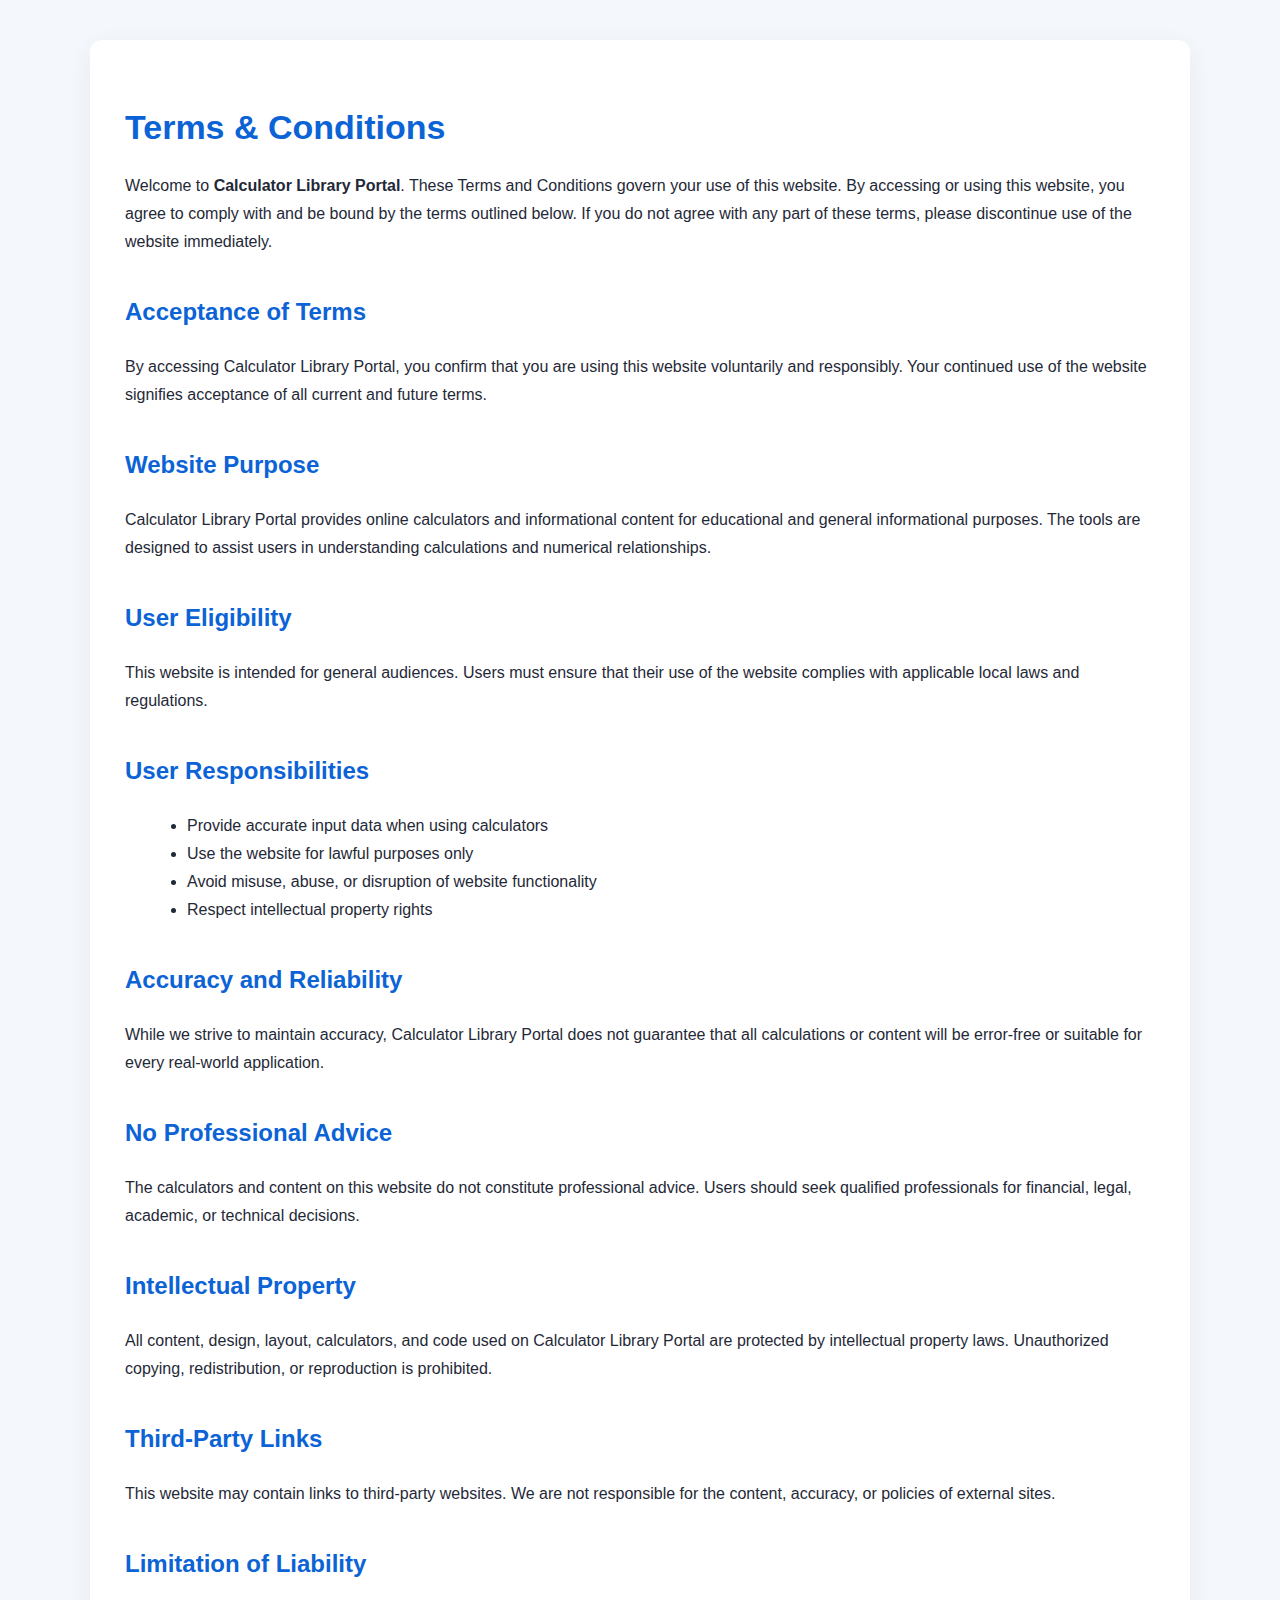
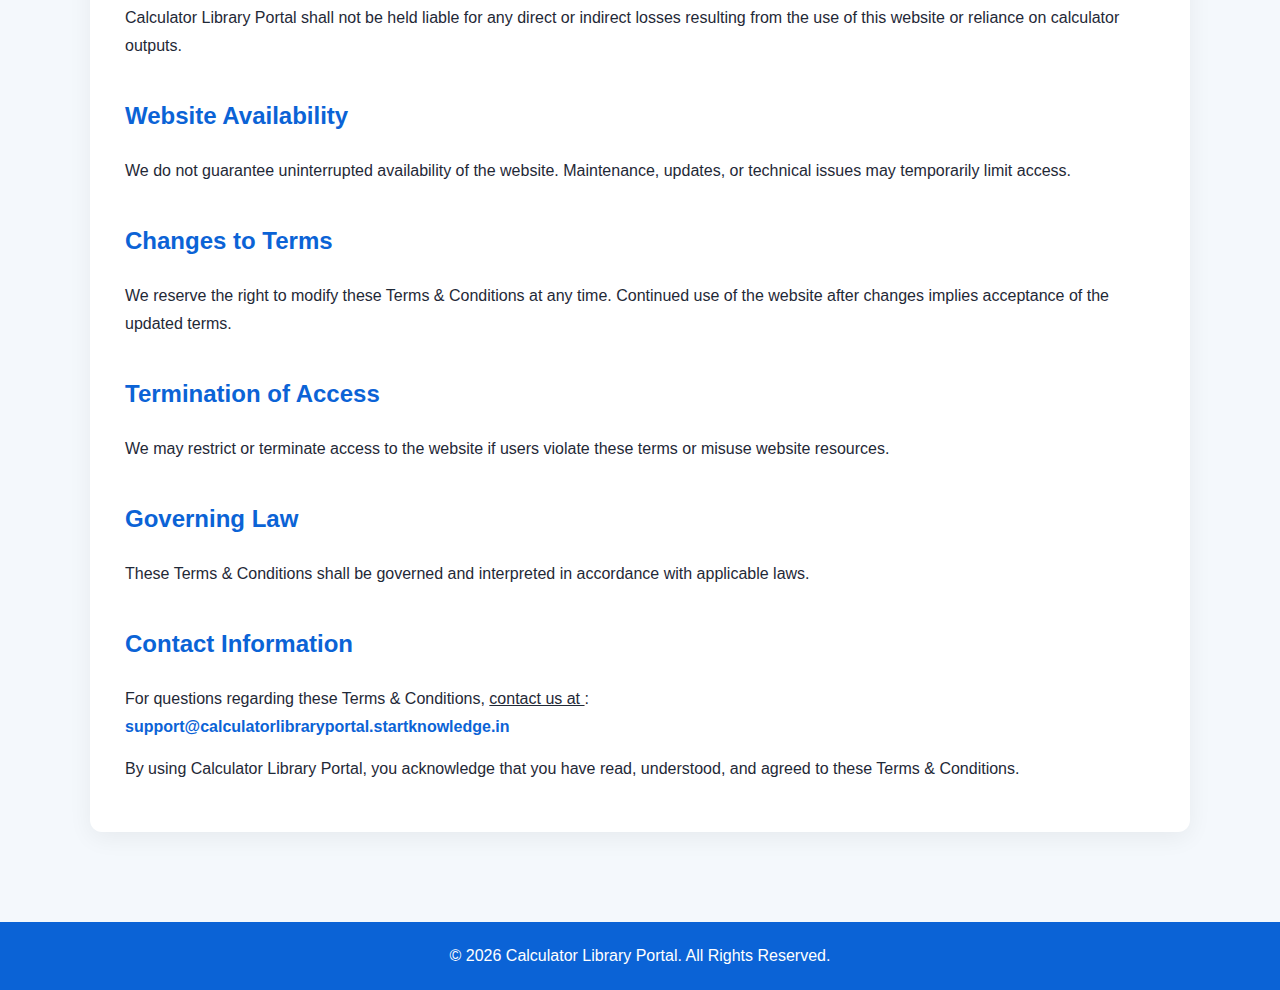
<file: terms.html>
<!DOCTYPE html>
<html lang="en">
<head>
  <meta charset="UTF-8">
  <title>Terms & Conditions | Calculator Library Portal</title>
  <meta name="viewport" content="width=device-width, initial-scale=1.0">
  <meta name="description" content="Terms and Conditions governing the use of Calculator Library Portal, including user responsibilities, limitations, and website policies.">
  <style>
    body{
      margin:0;
      font-family: Arial, Helvetica, sans-serif;
      background:#f4f8fc;
      color:#1f2937;
      line-height:1.75;
    }
    .container{
      max-width:1100px;
      margin:auto;
      padding:40px 20px;
    }
    h1,h2,h3{
      color:#0b63d6;
    }
    h1{
      font-size:34px;
      margin-bottom:15px;
    }
    h2{
      margin-top:35px;
      font-size:24px;
    }
    p{
      margin:14px 0;
    }
    ul{
      margin:12px 0 12px 22px;
    }
    .card{
      background:#ffffff;
      padding:35px;
      border-radius:12px;
      box-shadow:0 6px 25px rgba(0,0,0,0.06);
    }
    footer{
      text-align:center;
      padding:20px;
      background:#0b63d6;
      color:#fff;
      margin-top:50px;
    }
    a{
      color:#0b63d6;
      text-decoration:none;
    }
  </style>
</head>
<body>
<div class="container">
  <div class="card">
    <h1>Terms & Conditions</h1>
    <p>Welcome to <strong>Calculator Library Portal</strong>. These Terms and Conditions govern your use of this website. By accessing or using this
      website, you agree to comply with and be bound by the terms outlined below. If you do not agree with any part of these terms, please discontinue
      use of the website immediately.</p>
    <h2>Acceptance of Terms</h2>
    <p>By accessing Calculator Library Portal, you confirm that you are using this website voluntarily and responsibly. Your continued use of the
      website signifies acceptance of all current and future terms.</p>
    <h2>Website Purpose</h2>
    <p>Calculator Library Portal provides online calculators and informational content for educational and general informational purposes. The tools are
      designed to assist users in understanding calculations and numerical relationships.</p>
    <h2>User Eligibility</h2>
    <p>This website is intended for general audiences. Users must ensure that their use of the website complies with applicable local laws and regulations.</p>
    <h2>User Responsibilities</h2>
    <ul>
      <li>Provide accurate input data when using calculators</li>
      <li>Use the website for lawful purposes only</li>
      <li>Avoid misuse, abuse, or disruption of website functionality</li>
      <li>Respect intellectual property rights</li>
    </ul>
    <h2>Accuracy and Reliability</h2>
    <p>While we strive to maintain accuracy, Calculator Library Portal does not guarantee that all calculations or content will be error-free or suitable
      for every real-world application.</p>
    <h2>No Professional Advice</h2>
    <p>The calculators and content on this website do not constitute professional advice. Users should seek qualified professionals for financial, legal,
      academic, or technical decisions.</p>
    <h2>Intellectual Property</h2>
    <p>All content, design, layout, calculators, and code used on Calculator Library Portal are protected by intellectual property laws. Unauthorized
      copying, redistribution, or reproduction is prohibited.</p>
    <h2>Third-Party Links</h2>
    <p>This website may contain links to third-party websites. We are not responsible for the content, accuracy, or policies of external sites.</p>
    <h2>Limitation of Liability</h2>
    <p>Calculator Library Portal shall not be held liable for any direct or indirect losses resulting from the use of this website or reliance on calculator outputs.</p>
    <h2>Website Availability</h2>
    <p>We do not guarantee uninterrupted availability of the website. Maintenance, updates, or technical issues may temporarily limit access.</p>
    <h2>Changes to Terms</h2>
    <p>We reserve the right to modify these Terms & Conditions at any time. Continued use of the website after changes implies acceptance of the updated terms.</p>
    <h2>Termination of Access</h2>
    <p>We may restrict or terminate access to the website if users violate these terms or misuse website resources.</p>
    <h2>Governing Law</h2>
    <p>These Terms & Conditions shall be governed and interpreted in accordance with applicable laws.</p>
    <h2>Contact Information</h2>
    <p>For questions regarding these Terms & Conditions, <u>contact us at </u>  : <br>
      <strong>
        <a href="mailto:support@calculatorlibraryportal.startknowledge.in">
          support@calculatorlibraryportal.startknowledge.in
        </a>
      </strong>
    </p>
    <p>By using Calculator Library Portal, you acknowledge that you have read, understood, and agreed to these Terms & Conditions.</p>
  </div>
</div>
<footer>
  © 2026 Calculator Library Portal. All Rights Reserved.
</footer>
</body>
</html>
</file>
<file: style.css>
/* =====================
   ROOT & GLOBAL
===================== */
:root{
  --primary:#006ad1;
  --primary-dark:#004e92;
  --accent:#00e5ff;
  --danger:#d63b27;
  --bg-light:#f0f7ff;
  --card:#ffffff;
}
*{
  box-sizing:border-box;
  -webkit-tap-highlight-color:transparent;
}

html{
  scroll-behavior:smooth;
}/* ====== GLOBAL ====== */
body {
  margin: 0;
  padding: 0;
  font-family: Arial, sans-serif;
  background: #f0f7ff; /* Light blue background */
}
nav {
  background: #1e88e5;
  padding: 12px 0;
}
nav ul {
  list-style: none;
  margin: 0;
  padding: 0;
  display: flex;
  justify-content: left;
}
nav ul li {
  margin: 0 15px;
}
nav ul li a {
  color: white;
  text-decoration: none;
  font-size: 16px;
  font-weight: 500;
}
nav ul li a:hover {
  text-decoration: underline;
}
H1{
  margin-left: 0px;
  padding: 5px;
  text-align: center ;
}
.container {
  display: flex;
  height: auto; /* viewport height ka 100% */
}
/* ===== MAIN CONTENT (SUBMENU + RESULT) ===== */
.main-content {
  flex: 1;
  display: flex;
  flex-direction: column; /* 👈 upar-neeche */
  padding: 15px;
  padding-top: 5px;    /* default 15px hota hai */
}
/* ===== SIDEBAR ===== */
.sidebar{
  width: 550px;
  background: #004e92;
  color: white;
  padding: 20px 10px;
  overflow-y: auto;
  -webkit-text-fill-color: aquamarine;
  text-wrap-style:bold;
}
.menu-item {
  display:flex;
  justify-content:space-between;
  align-items:center;
  padding: 12px;
  margin-bottom: 8px;
  background: #006ad1;
  border-radius: 5px;
  cursor: pointer;
  transition: 0.2s;
  font-size: 15px;
  transition:background .2s;
}
.menu-right{
  display:flex;
  align-items:center;
  gap:20px;   /* badge & pin ke beech space */
}

.menu-text{
  flex:1;    /* text left me fix */
}
.menu-item:hover {
  background: #0084ff;
}
/* ===== SUBMENU  upar rahe===== */
.submenu {
  display: flex;
  flex-wrap: wrap;              /* 🔥 MOST IMPORTANT */
  justify-content: center;      /* center alignment */
  align-items: center;
  gap: 12px;                    /* spacing between buttons */
  padding: 15px;
  background: #eaf5ff;
  border-radius: 12px;
  height: auto;        /* 👈 sirf content jitni height */
  text-align: left;
  -webkit-text-fill-color: rgb(228, 227, 238);
  text-wrap-style:bold;
  font-size: 14px;
  font-weight: bold; 

  position: sticky;
  top: 0;
  background: #fff;
  z-index: 100;
  box-shadow: 0 2px 4px rgba(0,0,0,0.1);
}
.submenu-item {
  display: inline-block;
  background: #0084ff;
  color: white;
  padding: 12px 20px;
  margin: 6px;
  border-radius: 10px;
  cursor: pointer;
  box-shadow: 0 2px 6px rgba(0,0,0,0.1);
  transition: 0.2s;
  font-size: 15px;
  row-gap: 4px;
  column-gap: 6px;
  white-space: normal;          /* 🔥 text wrap allow */
  transition: 0.2s;
}
.submenu-item:hover {
  background: #d63b27;
  transform: translateY(-3px);
}
/* ===== RESULT AREA (CALCULATOR FORM) ===== */
.result-area {
  width: 99%;
  padding: 15px;
  background: #ffffff;
  margin-top: 5px;
  border-radius: 12px;
  box-shadow: 0 3px 10px rgba(0,0,0,0.1);
  text-align: left;
}
/* SEARCH RESULT CLICK STYLE */
.result-area .submenu-item {
  display: inline-block;
  margin: 8px;
  cursor: pointer;
}
.result-area h2 {
  margin-top: 0;
  margin: 5px 0;   /* default ~20px hota hai */
  text-align: center;
}
/* ===== FORM INPUTS ===== */
.result-area input,
.result-area select {
  display: block;      /* 👈 sabse important */
  width: 95%;
  padding: 10px;
  margin: 8px 0;
  border-radius: 6px;
  border: 1px solid #ccc;
  font-size: 16px;
}
.result-area button {
  width: 50%;
  display: block;
  margin: 15px auto;   /* 👈 horizontal center */
  padding: 12px;
  margin-top: 10px;
  background: #0084ff;
  border: none;
  color: white;
  font-size: 17px;
  border-radius: 6px;
  cursor: pointer;
  transition: 0.2s;  
}
.result-area button:hover {
  background: rgb(142, 124, 231);
  transform: translateY(-3px);
}
/* ===== RESULT TEXT ===== */
#result {
  margin-top: 15px;
  font-size: 20px;
  font-weight: bold;
  color: #004e92;
  text-align: center;
}
/* ===== ACTIVE MENU (CATEGORY) ===== */
.menu-item.active {
  background: #00e5ff;
  color: #003344;
  font-weight: bold;
  border-left: 12px solid yellow;
}
/* ===== ACTIVE SUBMENU (CALCULATOR) ===== */
.submenu-item.active {
  background: #2196f3;
  color: white;
  font-weight: bold;
  box-shadow: 0 0 10px rgba(67,160,71,0.7);
  position: relative;
}
/* ✔ CHECK MARK */
.submenu-item.active::after {
  content: " ✔";
  position: absolute;
  right: 5px;
  top: 1px;
  font-size: 36px;
  -webkit-text-fill-color: #d63b27;
}
.star{
  font-size:18px;
  opacity:.4;
}
.star.active{
  opacity:1;
  transform:scale(1.2);
}
/* =====================
   RECENT
===================== */
#recent h3{
  margin:10px 0;
  color:var(--primary-dark);
}
.recent-item{
  background:#3481ed;
  padding: 12px 20px;
  margin: 6px;
  border-radius: 10px;
  cursor: pointer;
  box-shadow: 0 2px 6px rgba(0,0,0,0.1);
  transition: 0.2s;
  font-size: 15px;
  row-gap: 4px;
  column-gap: 6px;
  white-space: normal;          /* 🔥 text wrap allow */
  transition: 0.2s;
}
.recent-item:hover{background:#dfdf79; font-weight: 600;}
/* ===== FOOTER ===== */
.site-footer {
  background: #f2f2f2;
  padding: 15px;
  text-align: center;
  font-size: 14px;
}
.site-footer a {
  color: #0b3d91;
  text-decoration: none;
  margin: 0 5px;
}
.site-footer a:hover {
  text-decoration: underline;
}
/* ===== CATEGORY SEARCH BOX ===== */
#menuSearch {
  width: 100%;
  margin: 10px auto 15px;
  display: block;
  padding: 10px 12px;
  border-radius: 8px;
  border: 2px solid #00c6ff;
  font-size: 15px;
  outline: none;
}

/* ACTIVE CATEGORY */
.menu-item.active {
  background: #010f11;
  color: #02141a;
  font-weight: bold;
}
.menu-item {
  display: flex;
  justify-content: space-between;
  align-items: center;
}
.menu-badge {
  background: #5f98e8;
  color: #ebe4e4;
  font-size: 15px;
  font-weight: bold;
  padding: 3px 8px;
  border-radius: 20px;
  min-width: 28px;
  text-align: center;
}
.pin{margin-left:20px;cursor:pointer;}
.pin:hover{transform:scale(2.2);}
img {
  margin: 0; 
  max-width: 1120px;
  max-height: 900px;
  display: block;
  margin: 0 auto;        /* 👈 centre */
  width: 100%;
  opacity: 0.9;
  border-radius: 12px;
  box-shadow: 0 10px 25px rgba(0,0,0,0.15);
}

/* ===== MOBILE RESPONSIVE ===== */
@media (max-width: 768px) {
  .container {
    flex-direction: column;
  }
  .sidebar {
    width: 100%;
    height: auto;
    margin-bottom: 15px;
  }
  .submenu {
    text-align: center;    
  }
  .menu-item{min-width:180px;}
  .submenu-item-row{min-width:150px;}
}
#cams, #fps, #hours, #days, #months, #storage, #result-storage, #camera-storage-result {
  margin-top: 5px;
  font-size: 14px;
  font-weight: bold;
  color: #004e92;
  text-align: left;
  padding: 10px;
}
</file>
